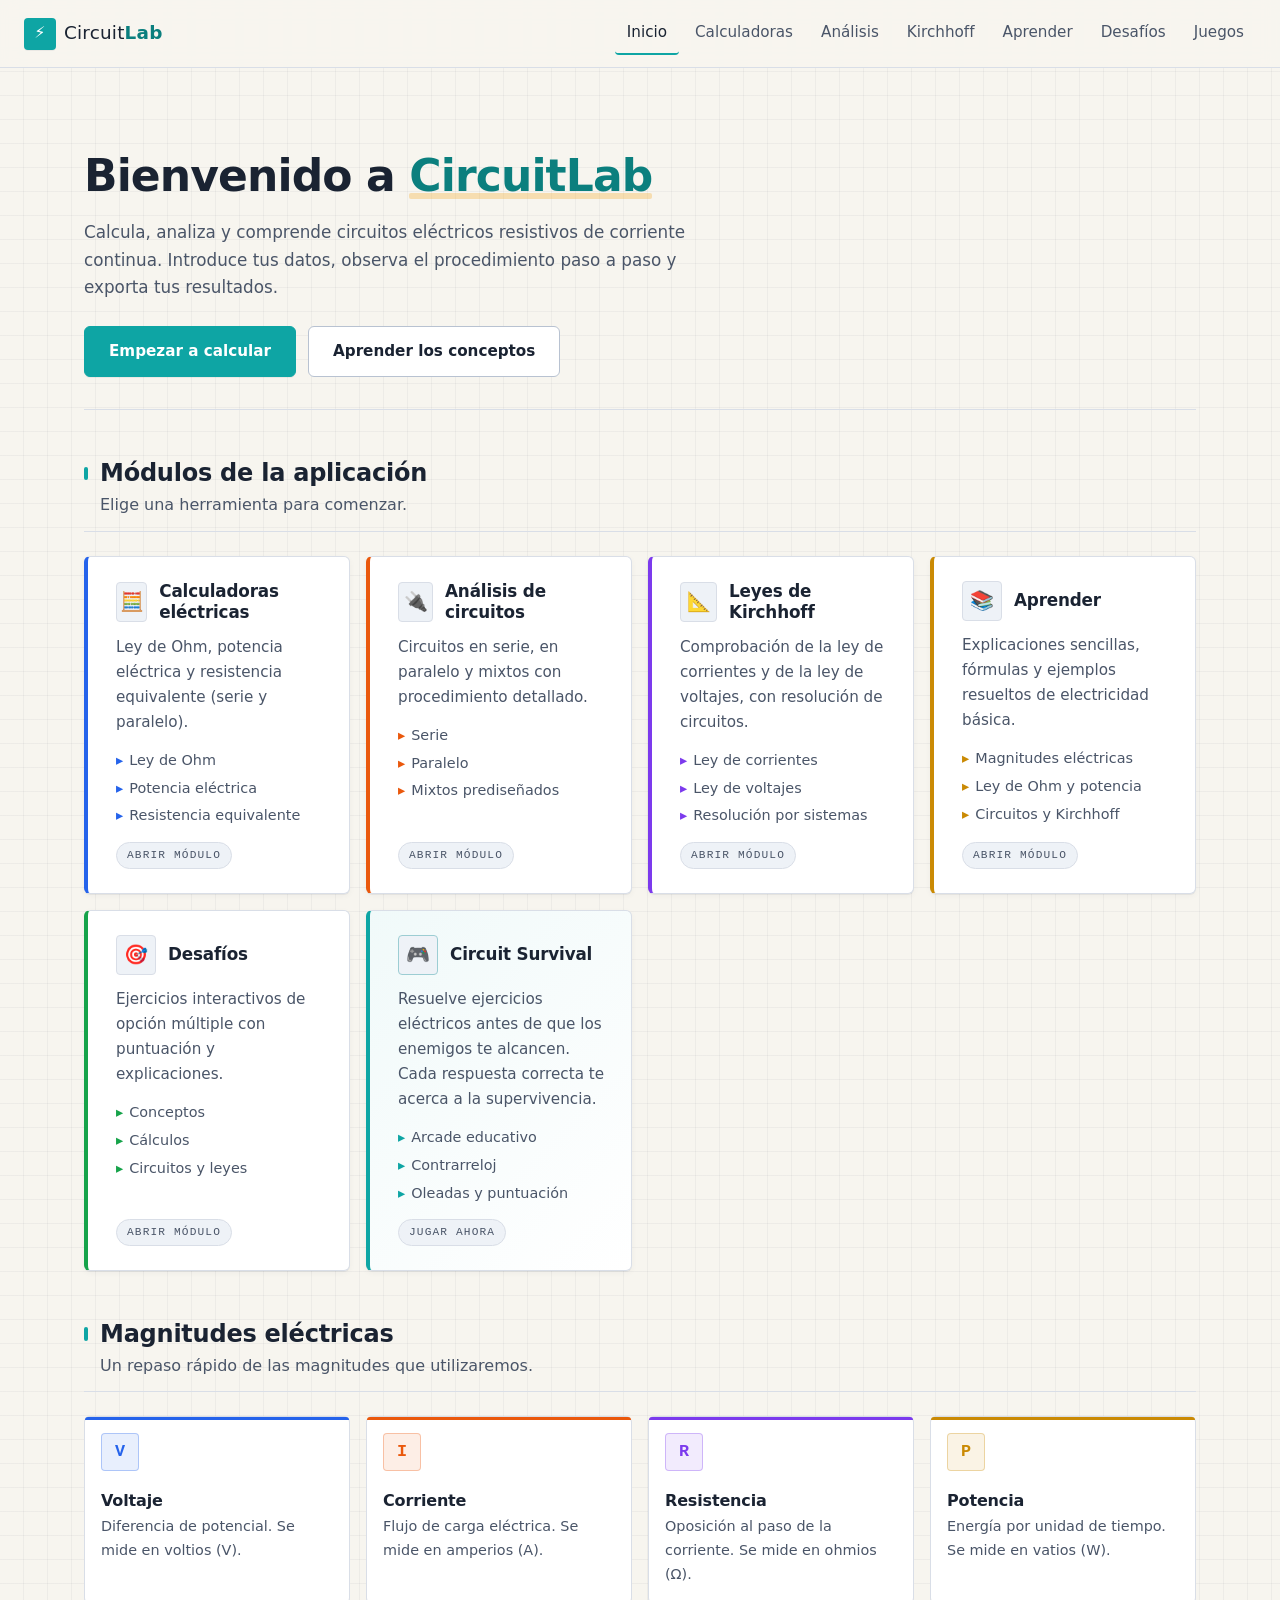
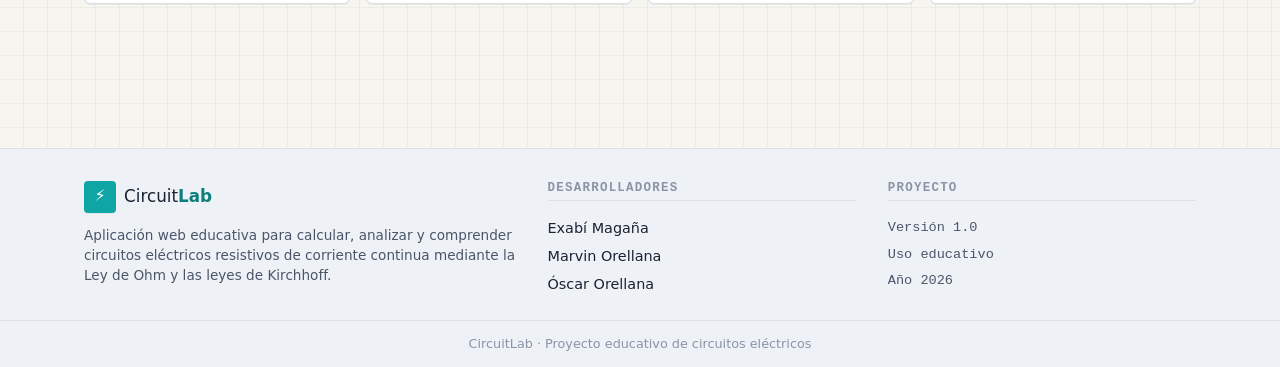
<file: index.html>
<!DOCTYPE html>
<html lang="es">
<head>
  <meta charset="UTF-8" />
  <meta name="viewport" content="width=device-width, initial-scale=1.0" />
  <title>CircuitLab </title>
  <meta name="description" content="Aplicación web educativa para calcular y analizar circuitos eléctricos mediante la Ley de Ohm y las leyes de Kirchhoff." />
  <link rel="stylesheet" href="css/styles.css" />
</head>
<body>

  <header class="app-header">
    <div class="app-header__brand">
      <a class="brand-link" href="index.html">
        <span class="logo-mark" aria-hidden="true">⚡</span>
        <span class="logo-text">Circuit<strong>Lab</strong></span>
      </a>
    </div>

    <button class="nav-toggle" id="navToggle" aria-label="Abrir menú de navegación" aria-expanded="false">
      <span></span><span></span><span></span>
    </button>

    <nav class="app-nav" id="appNav" aria-label="Navegación principal">
      <ul>
        <li><a href="index.html" data-page="inicio">Inicio</a></li>
        <li><a href="pages/calculadoras.html" data-page="calculadoras">Calculadoras</a></li>
        <li><a href="pages/analisis.html" data-page="analisis">Análisis</a></li>
        <li><a href="pages/kirchhoff.html" data-page="kirchhoff">Kirchhoff</a></li>
        <li><a href="pages/aprender.html" data-page="aprender">Aprender</a></li>
        <li><a href="pages/desafios.html" data-page="desafios">Desafíos</a></li>
        <li><a href="pages/juegos.html" data-page="desafios">Juegos</a></li>
      </ul>
      </ul>
    </nav>
  </header>

  <main class="app-main">

    <section id="inicio" class="section section--hero">
      
      <h1 class="hero__title">Bienvenido a <span class="accent">CircuitLab</span></h1>
      <p class="hero__subtitle">
        Calcula, analiza y comprende circuitos eléctricos resistivos de corriente continua.
        Introduce tus datos, observa el procedimiento paso a paso y exporta tus resultados.
      </p>

      <div class="hero__actions">
        <a href="pages/calculadoras.html" class="btn btn--primary">Empezar a calcular</a>
        <a href="pages/aprender.html" class="btn btn--ghost">Aprender los conceptos</a>
      </div>
    </section>

    <section class="section">
      <header class="section__header">
        <h2 class="section__title">Módulos de la aplicación</h2>
        <p class="section__lead">Elige una herramienta para comenzar.</p>
      </header>

      <div class="card-grid">

        <a class="card card--voltage" href="pages/calculadoras.html">
          <header class="card__header">
            <span class="card__icon" aria-hidden="true">🧮</span>
            <h3 class="card__title">Calculadoras eléctricas</h3>
          </header>
          <p class="card__desc">
            Ley de Ohm, potencia eléctrica y resistencia equivalente (serie y paralelo).
          </p>
          <ul class="card__list">
            <li>Ley de Ohm</li>
            <li>Potencia eléctrica</li>
            <li>Resistencia equivalente</li>
          </ul>
          <span class="card__badge">Abrir módulo</span>
        </a>

        <a class="card card--current" href="pages/analisis.html">
          <header class="card__header">
            <span class="card__icon" aria-hidden="true">🔌</span>
            <h3 class="card__title">Análisis de circuitos</h3>
          </header>
          <p class="card__desc">
            Circuitos en serie, en paralelo y mixtos con procedimiento detallado.
          </p>
          <ul class="card__list">
            <li>Serie</li>
            <li>Paralelo</li>
            <li>Mixtos prediseñados</li>
          </ul>
          <span class="card__badge">Abrir módulo</span>
        </a>

        <a class="card card--resistance" href="pages/kirchhoff.html">
          <header class="card__header">
            <span class="card__icon" aria-hidden="true">📐</span>
            <h3 class="card__title">Leyes de Kirchhoff</h3>
          </header>
          <p class="card__desc">
            Comprobación de la ley de corrientes y de la ley de voltajes, con resolución de circuitos.
          </p>
          <ul class="card__list">
            <li>Ley de corrientes</li>
            <li>Ley de voltajes</li>
            <li>Resolución por sistemas</li>
          </ul>
          <span class="card__badge">Abrir módulo</span>
        </a>

        <a class="card card--power" href="pages/aprender.html">
          <header class="card__header">
            <span class="card__icon" aria-hidden="true">📚</span>
            <h3 class="card__title">Aprender</h3>
          </header>
          <p class="card__desc">
            Explicaciones sencillas, fórmulas y ejemplos resueltos de electricidad básica.
          </p>
          <ul class="card__list">
            <li>Magnitudes eléctricas</li>
            <li>Ley de Ohm y potencia</li>
            <li>Circuitos y Kirchhoff</li>
          </ul>
          <span class="card__badge">Abrir módulo</span>
        </a>

        <a class="card card--success" href="pages/desafios.html">
          <header class="card__header">
            <span class="card__icon" aria-hidden="true">🎯</span>
            <h3 class="card__title">Desafíos</h3>
          </header>
          <p class="card__desc">
            Ejercicios interactivos de opción múltiple con puntuación y explicaciones.
          </p>
          <ul class="card__list">
            <li>Conceptos</li>
            <li>Cálculos</li>
            <li>Circuitos y leyes</li>
          </ul>
          <span class="card__badge">Abrir módulo</span>
        </a>

        <a class="card card--game" href="pages/juegos.html">
          <header class="card__header">
            <span class="card__icon" aria-hidden="true">🎮</span>
            <h3 class="card__title">Circuit Survival</h3>
          </header>
          <p class="card__desc">
            Resuelve ejercicios eléctricos antes de que los enemigos te alcancen.
            Cada respuesta correcta te acerca a la supervivencia.
          </p>
          <ul class="card__list">
            <li>Arcade educativo</li>
            <li>Contrarreloj</li>
            <li>Oleadas y puntuación</li>
          </ul>
          <span class="card__badge">Jugar ahora</span>
        </a>

      </div>
    </section>

    <section class="section">
      <header class="section__header">
        <h2 class="section__title">Magnitudes eléctricas</h2>
        <p class="section__lead">Un repaso rápido de las magnitudes que utilizaremos.</p>
      </header>

      <div class="magnitude-grid">
        <div class="magnitude magnitude--voltage">
          <span class="magnitude__symbol" aria-hidden="true">V</span>
          <h4 class="magnitude__title">Voltaje</h4>
          <p class="magnitude__desc">Diferencia de potencial. Se mide en voltios (V).</p>
        </div>
        <div class="magnitude magnitude--current">
          <span class="magnitude__symbol" aria-hidden="true">I</span>
          <h4 class="magnitude__title">Corriente</h4>
          <p class="magnitude__desc">Flujo de carga eléctrica. Se mide en amperios (A).</p>
        </div>
        <div class="magnitude magnitude--resistance">
          <span class="magnitude__symbol" aria-hidden="true">R</span>
          <h4 class="magnitude__title">Resistencia</h4>
          <p class="magnitude__desc">Oposición al paso de la corriente. Se mide en ohmios (Ω).</p>
        </div>
        <div class="magnitude magnitude--power">
          <span class="magnitude__symbol" aria-hidden="true">P</span>
          <h4 class="magnitude__title">Potencia</h4>
          <p class="magnitude__desc">Energía por unidad de tiempo. Se mide en vatios (W).</p>
        </div>
      </div>
    </section>
  </main>

  <footer class="app-footer">
    <div class="app-footer__inner">

      <div class="app-footer__col">
        <div class="app-footer__brand">
          <span class="logo-mark" aria-hidden="true">⚡</span>
          <span class="logo-text">Circuit<strong>Lab</strong></span>
        </div>
        <p class="app-footer__desc">
          Aplicación web educativa para calcular, analizar y comprender circuitos
          eléctricos resistivos de corriente continua mediante la Ley de Ohm
          y las leyes de Kirchhoff.
        </p>
      </div>

      <div class="app-footer__col">
        <h3 class="app-footer__title">Desarrolladores</h3>
        <ul class="app-footer__list">
          <li>
            <span class="app-footer__name">Exabí Magaña</span>
          </li>
          <li>
            <span class="app-footer__name">Marvin Orellana</span>
          </li>
          <li>
            <span class="app-footer__name">Óscar Orellana</span>
          </li>
        </ul>
      </div>

      <div class="app-footer__col">
        <h3 class="app-footer__title">Proyecto</h3>
        <ul class="app-footer__list">
          <li><span class="app-footer__meta">Versión 1.0</span></li>
          <li><span class="app-footer__meta">Uso educativo</span></li>
          <li><span class="app-footer__meta">Año <span id="footer-anio"></span></span></li>
        </ul>
      </div>

    </div>

    <div class="app-footer__bottom">
      <p>CircuitLab · Proyecto educativo de circuitos eléctricos</p>
    </div>
  </footer>

  <script>
    const anioEl = document.getElementById("footer-anio");
    if (anioEl) anioEl.textContent = new Date().getFullYear();
  </script>

  <script src="js/main.js"></script>

  <script src="js/calculos.js"></script>
</body>
</body>
</html>
</file>
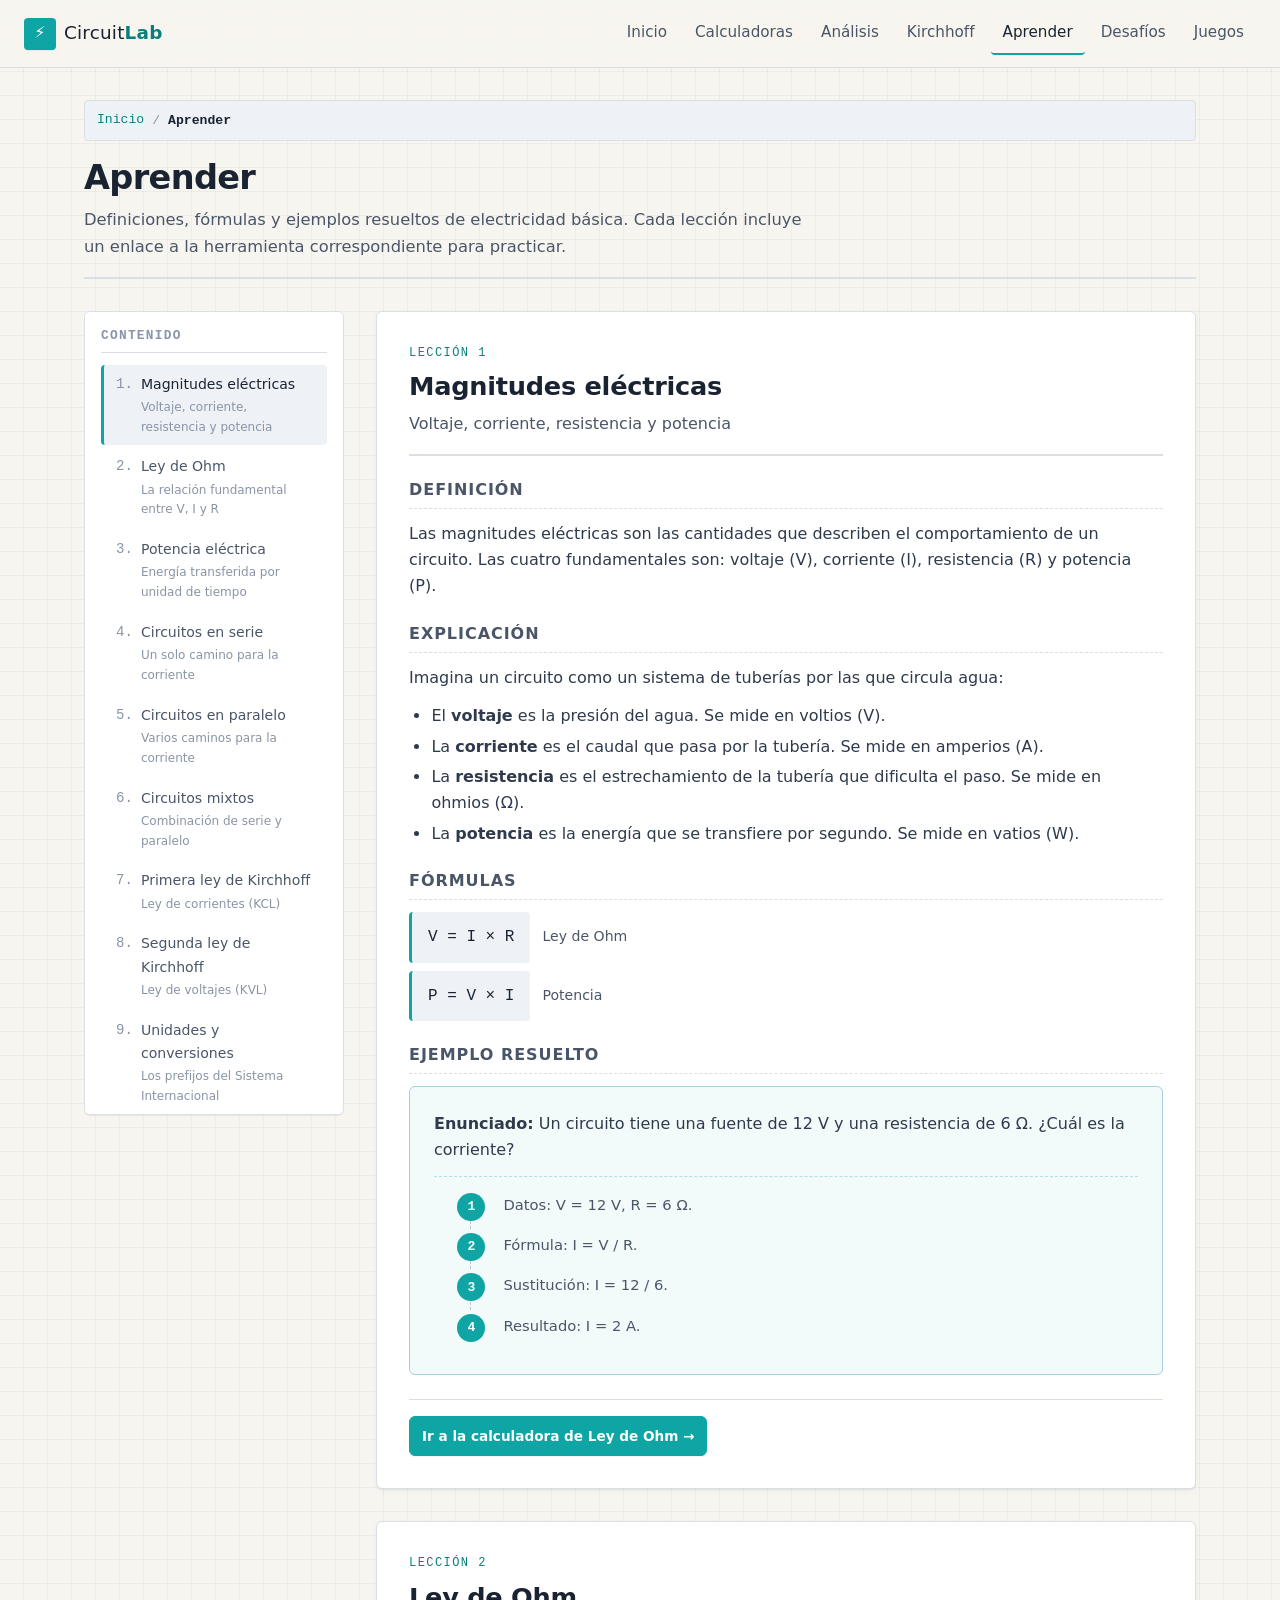
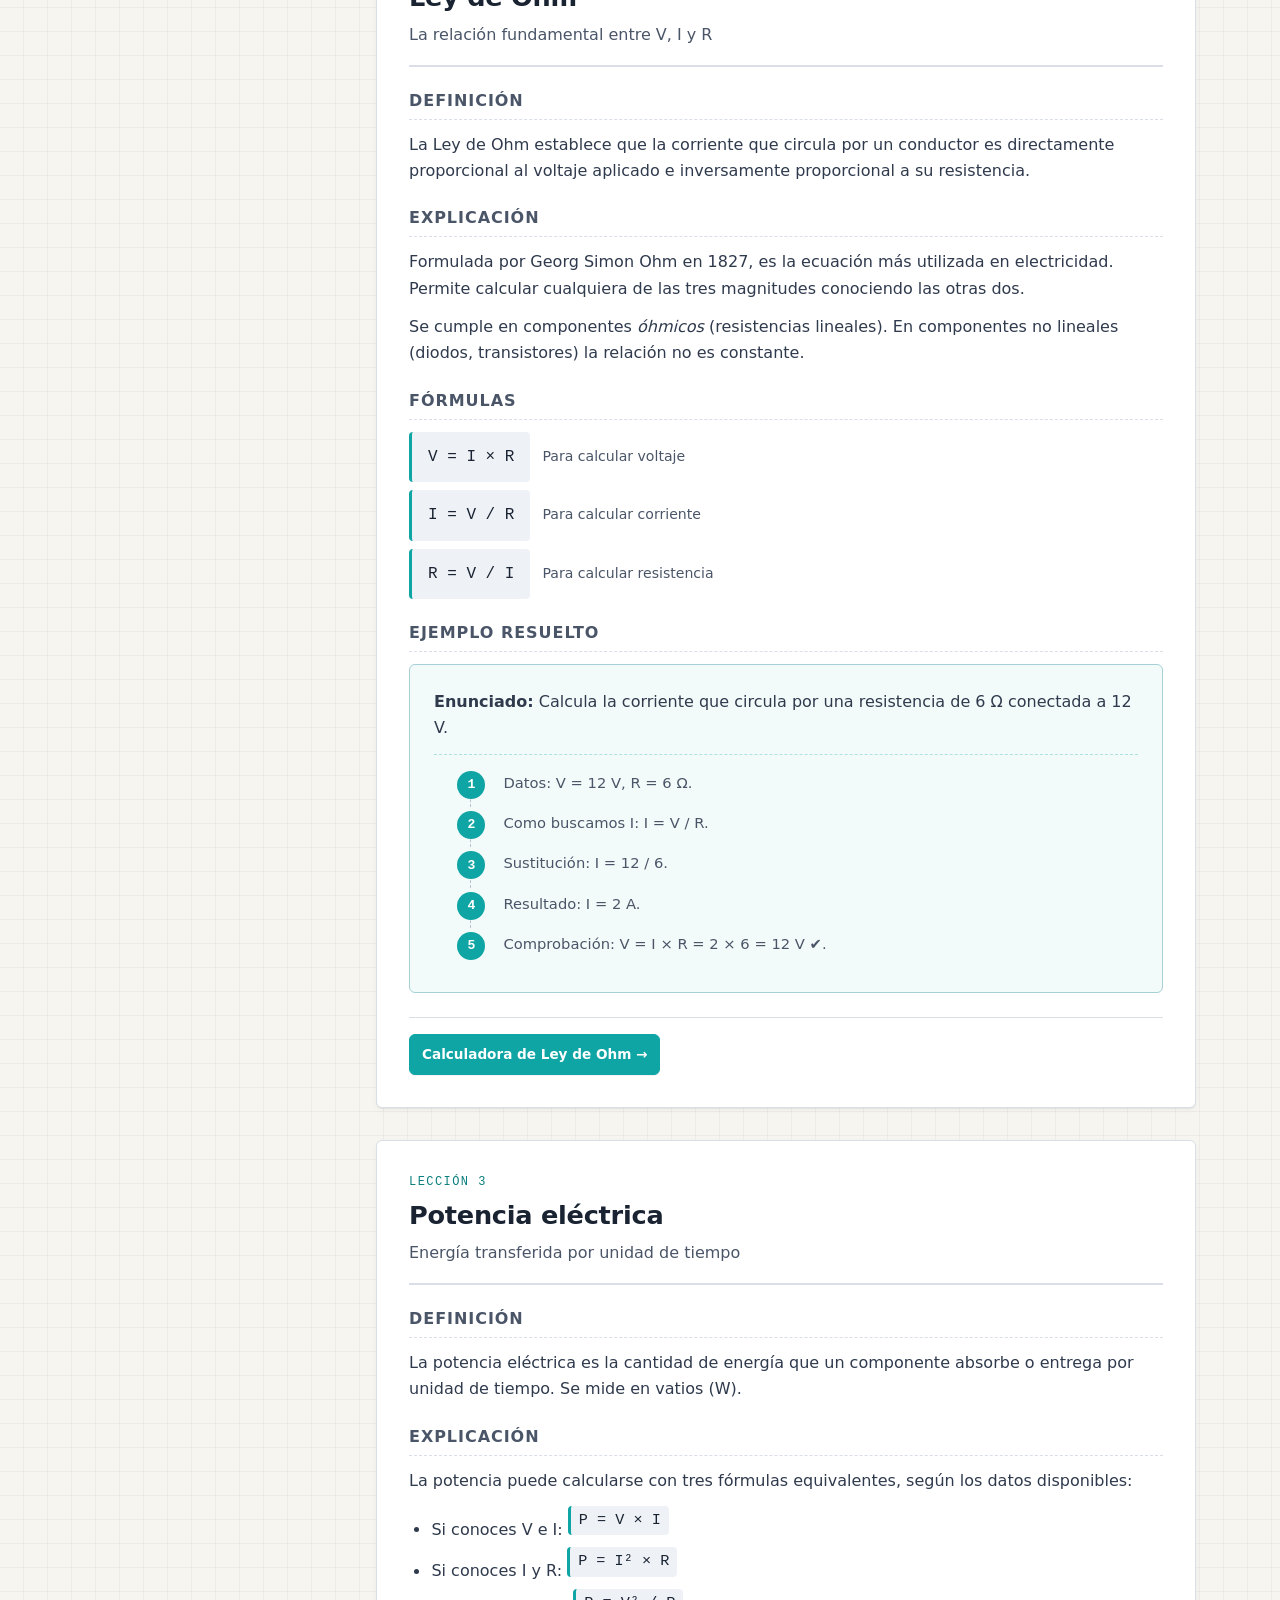
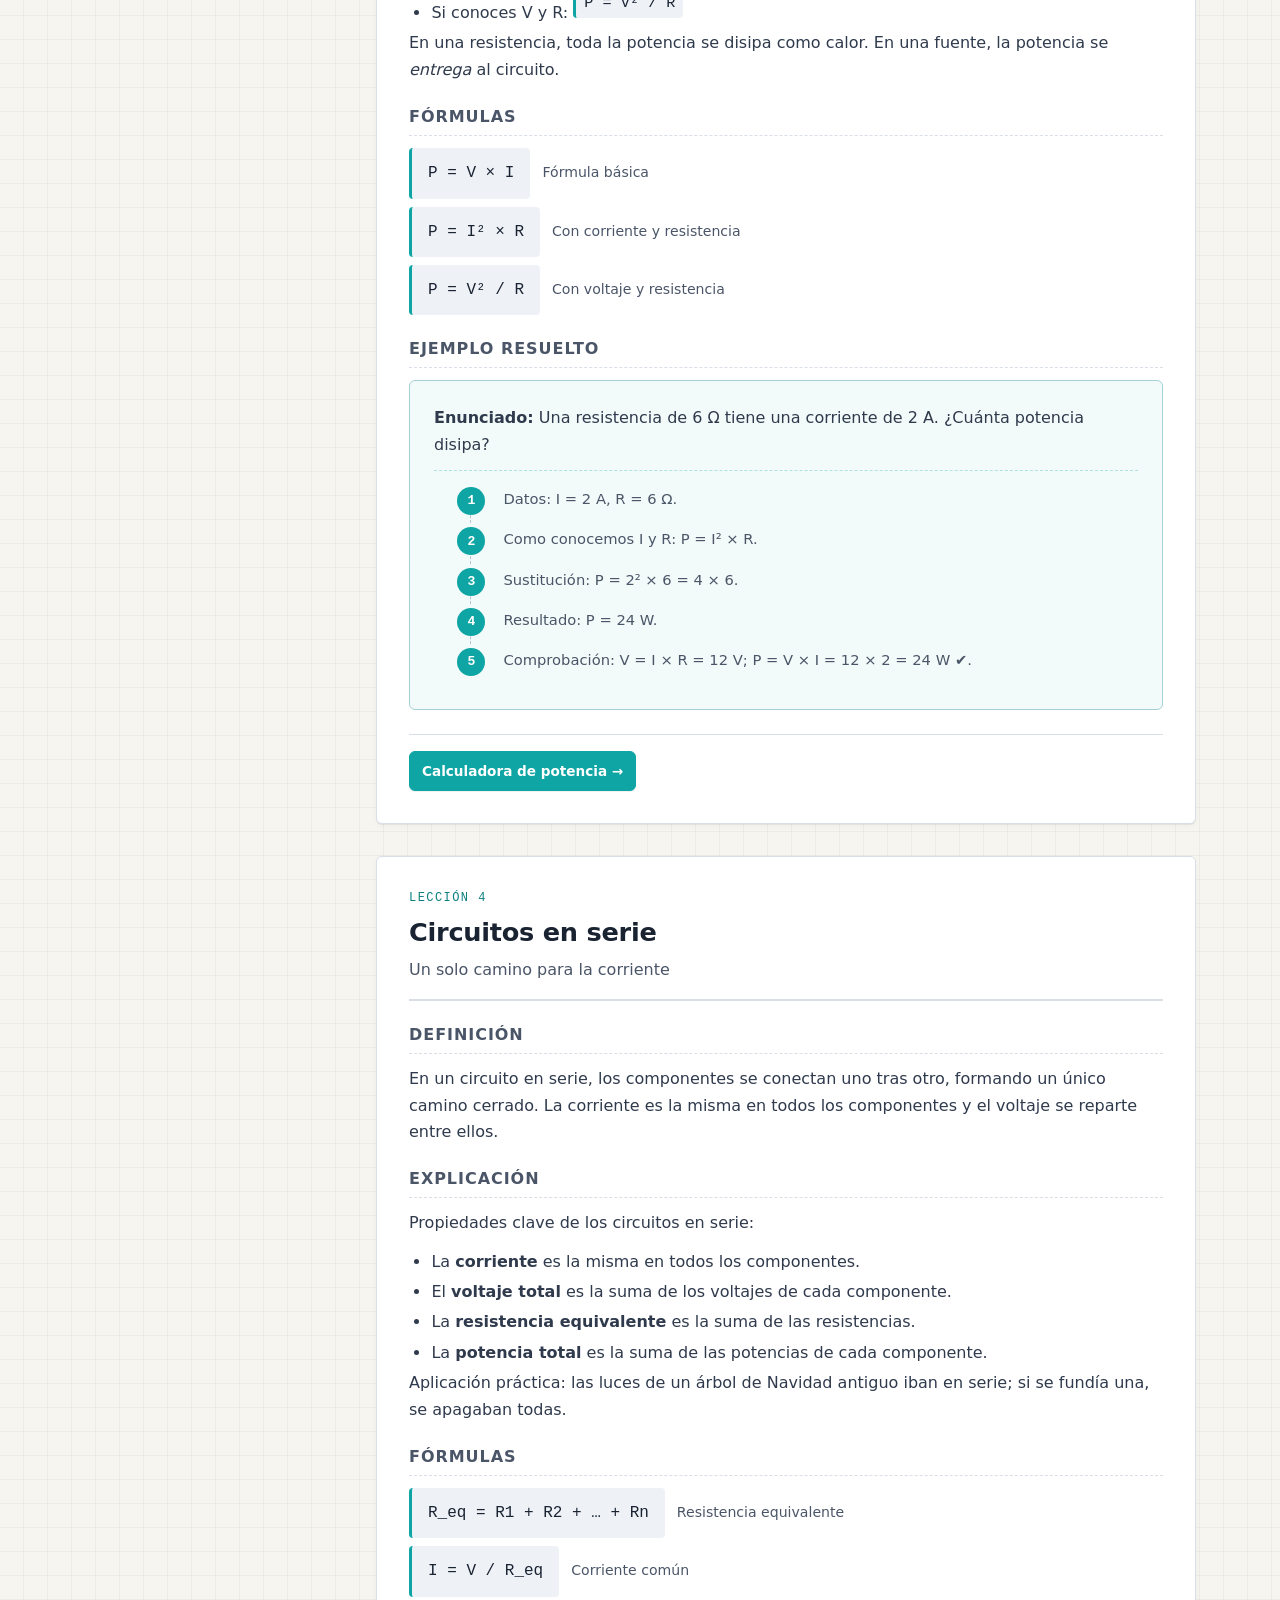
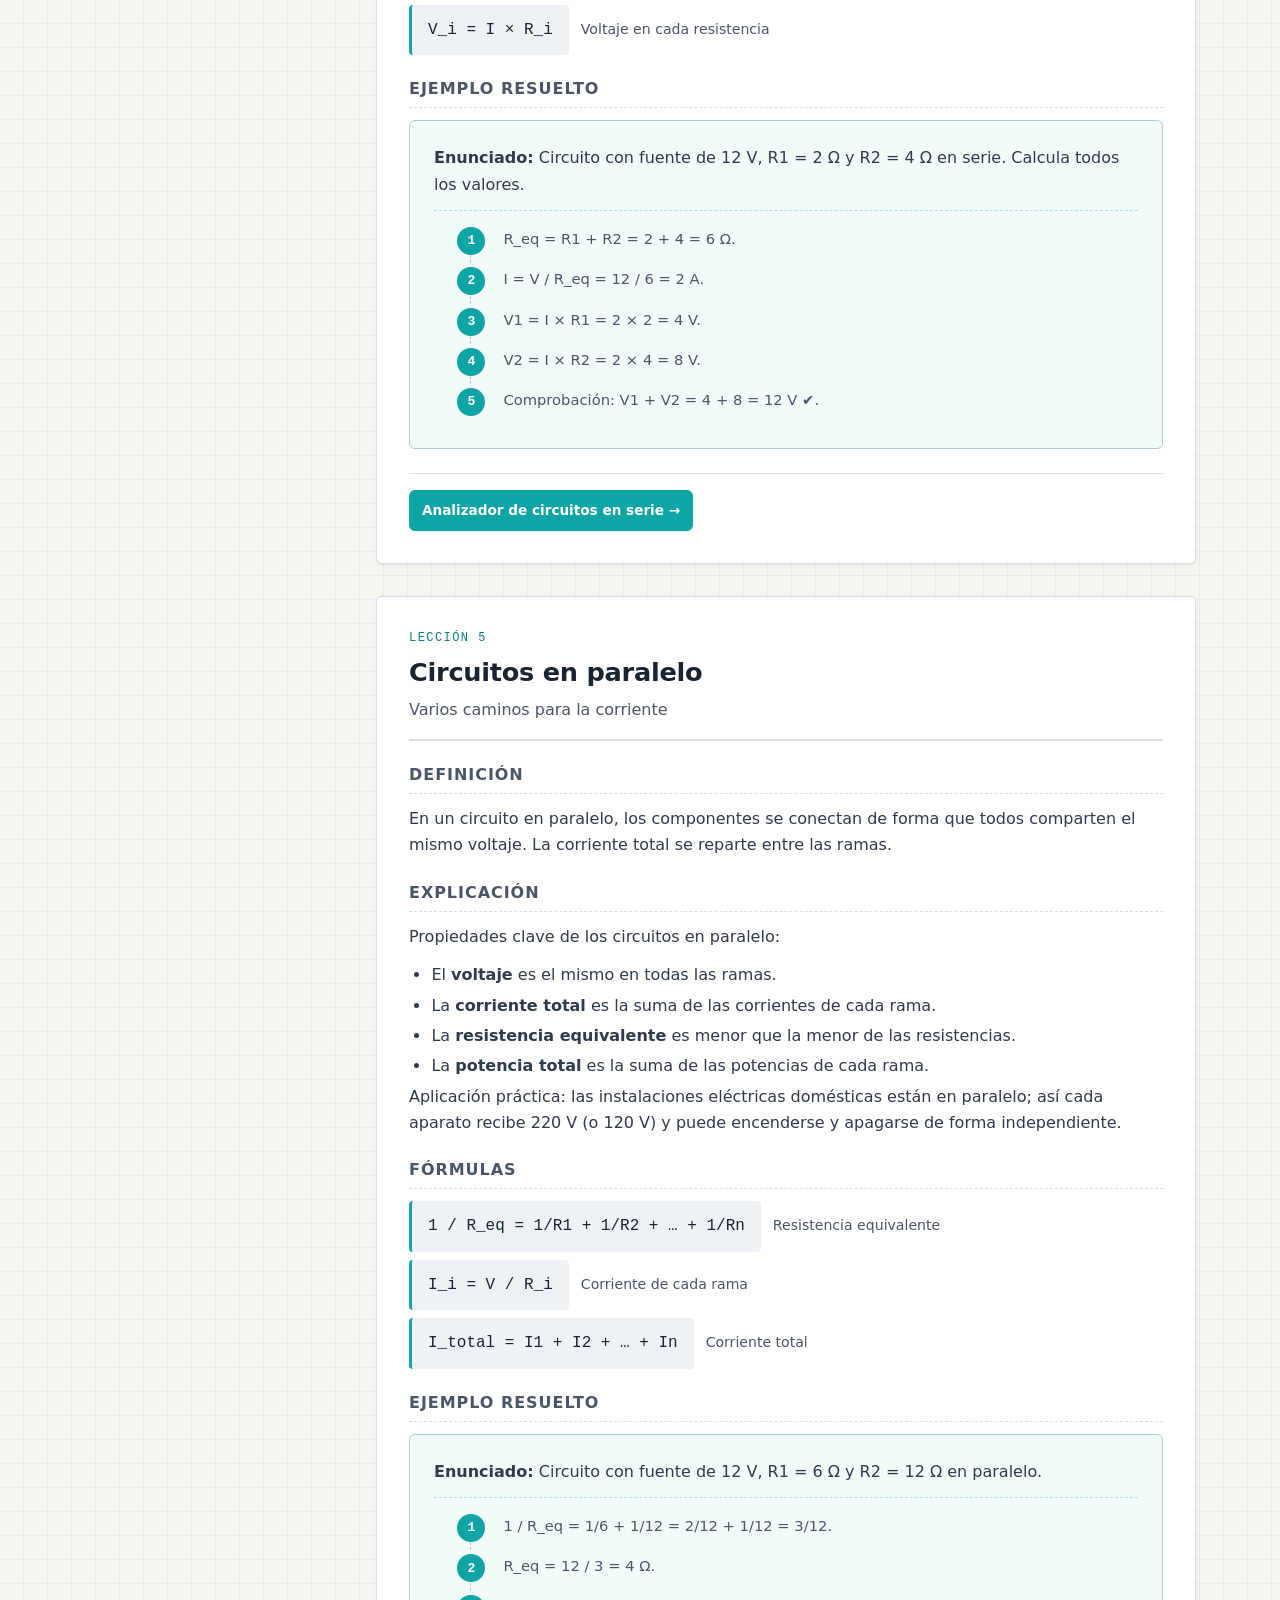
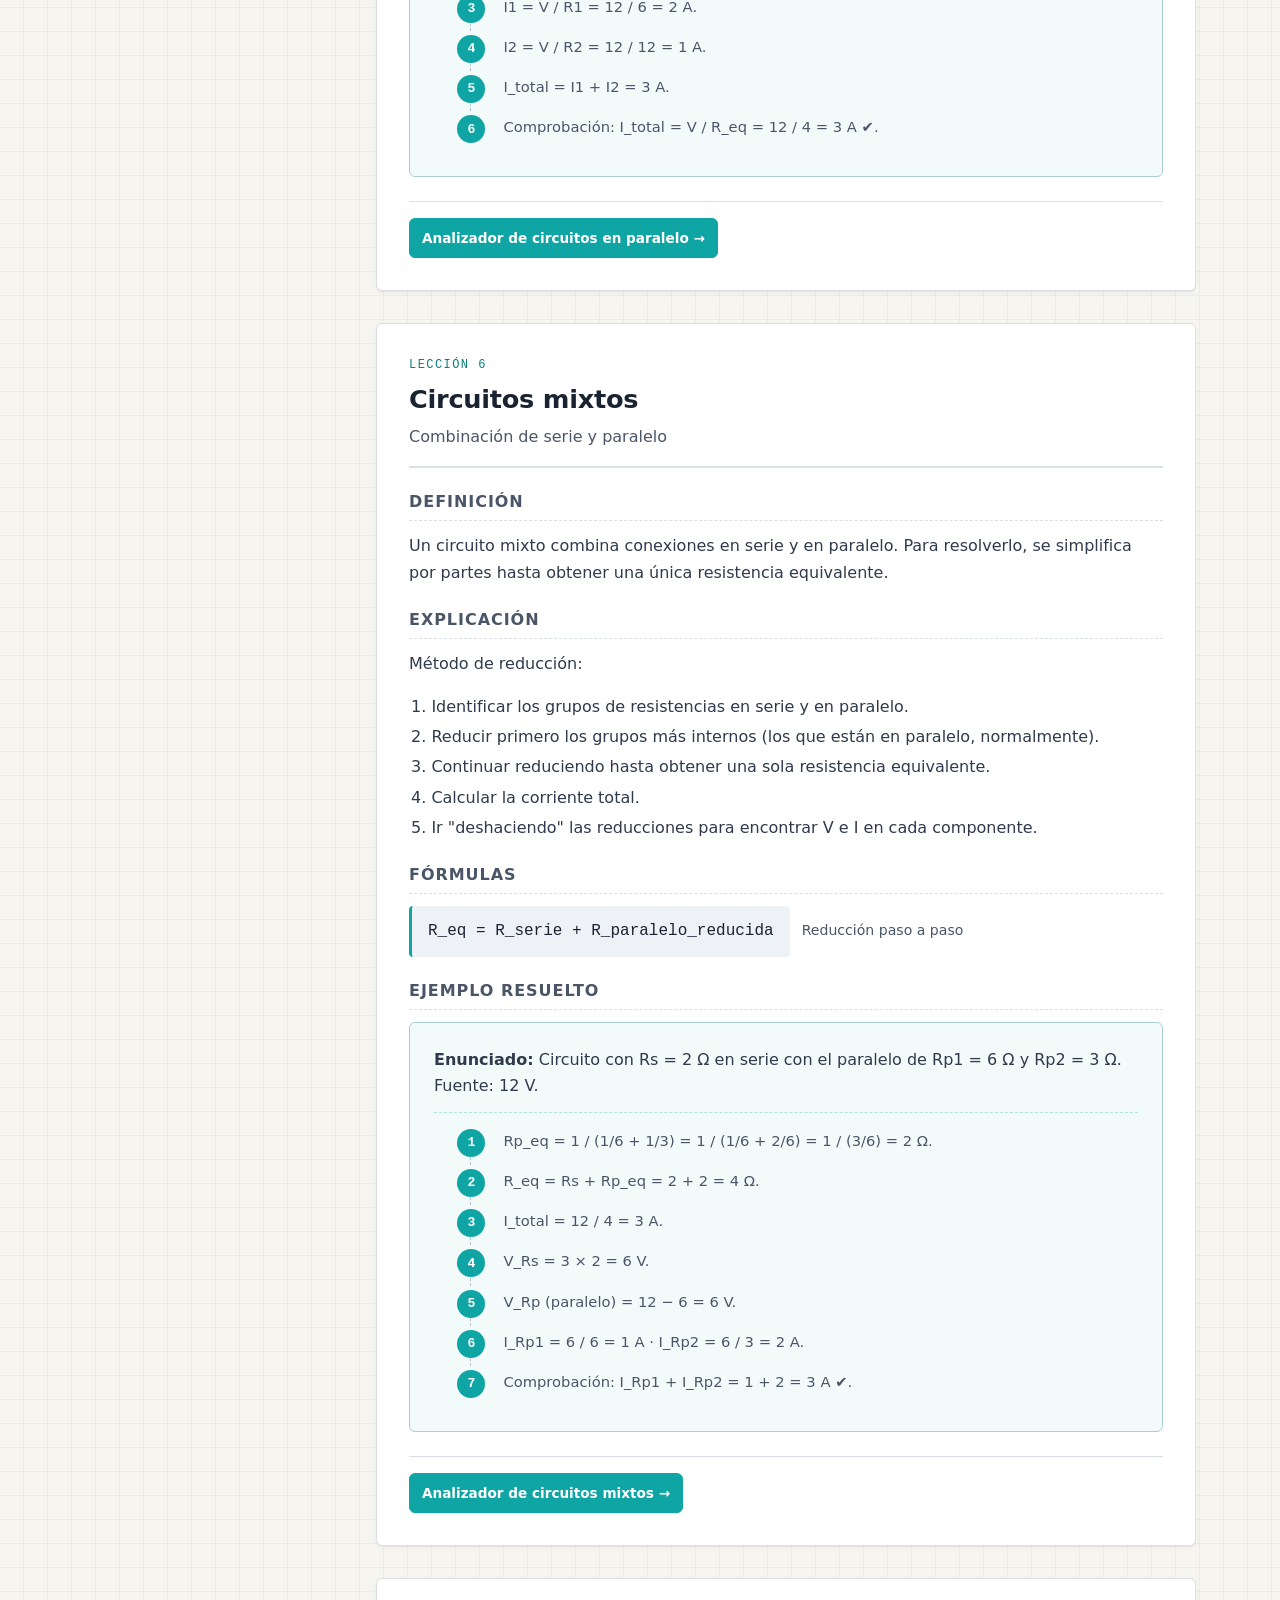
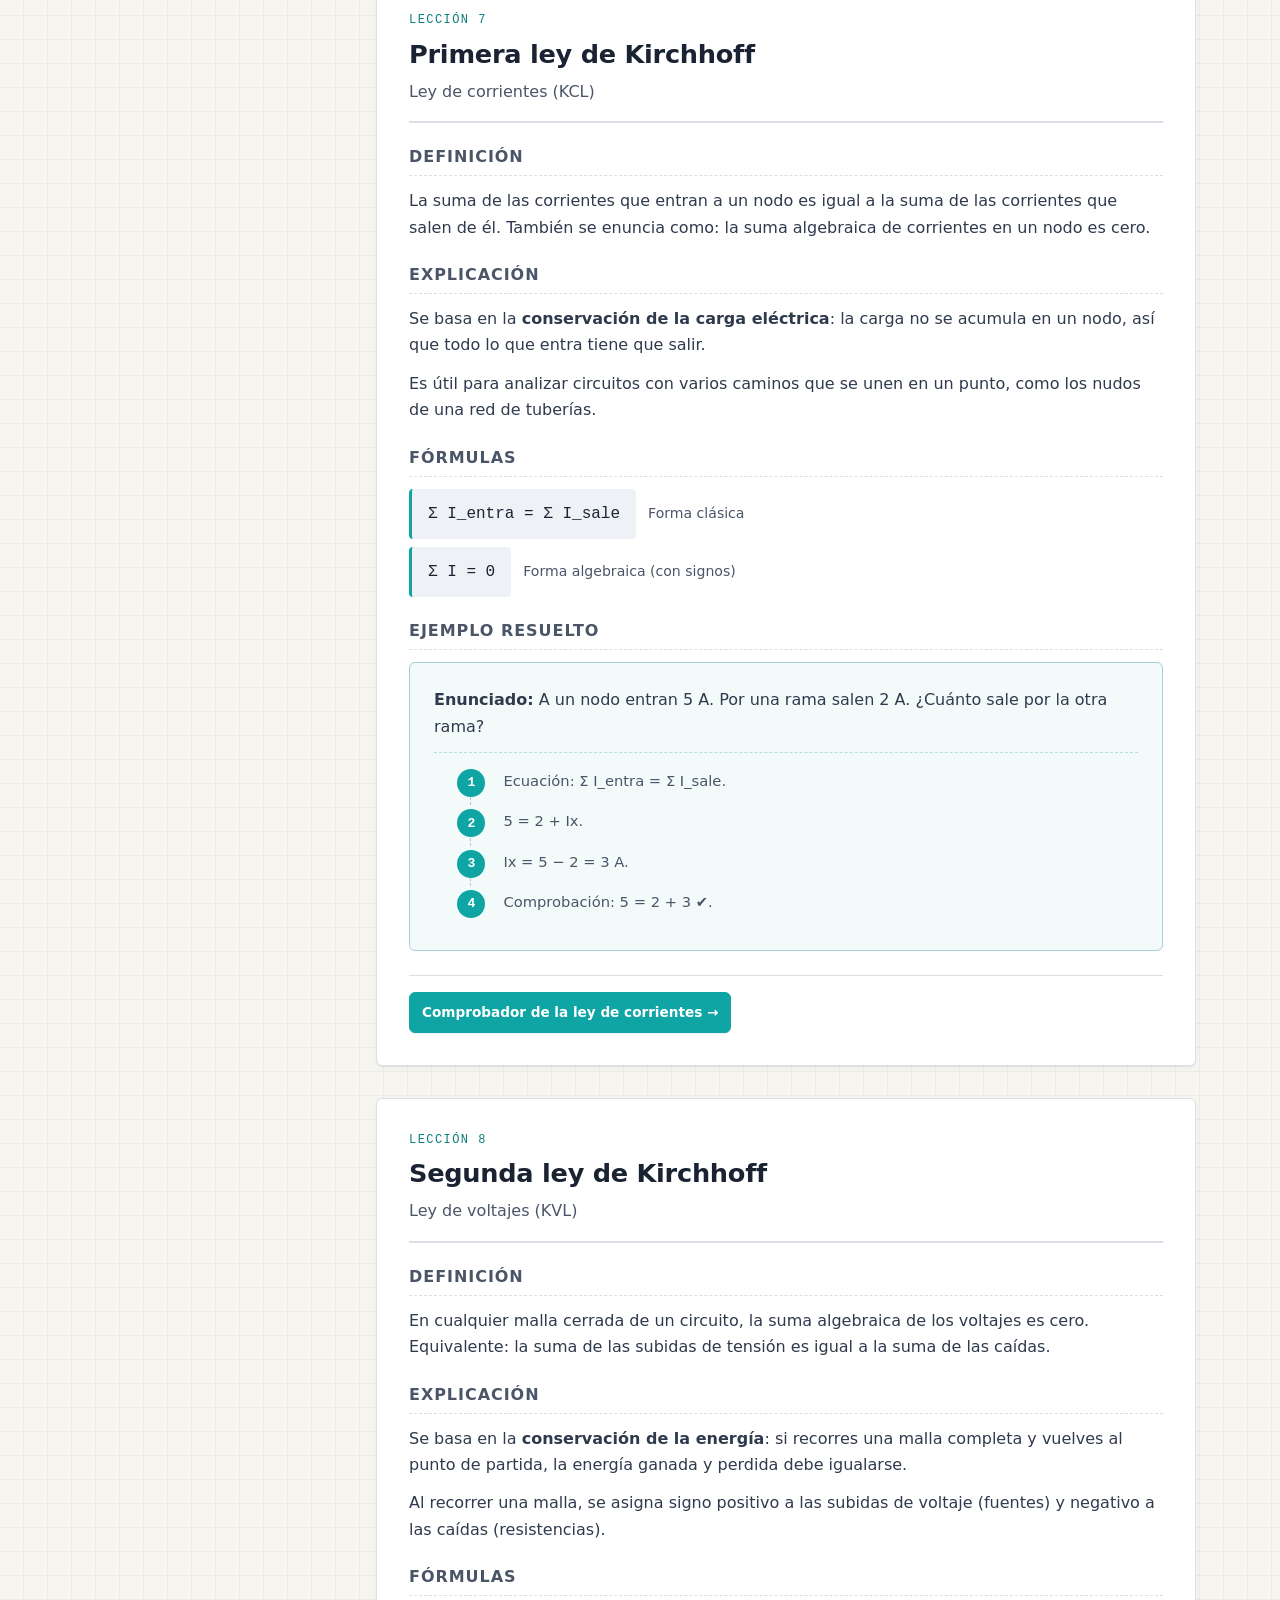
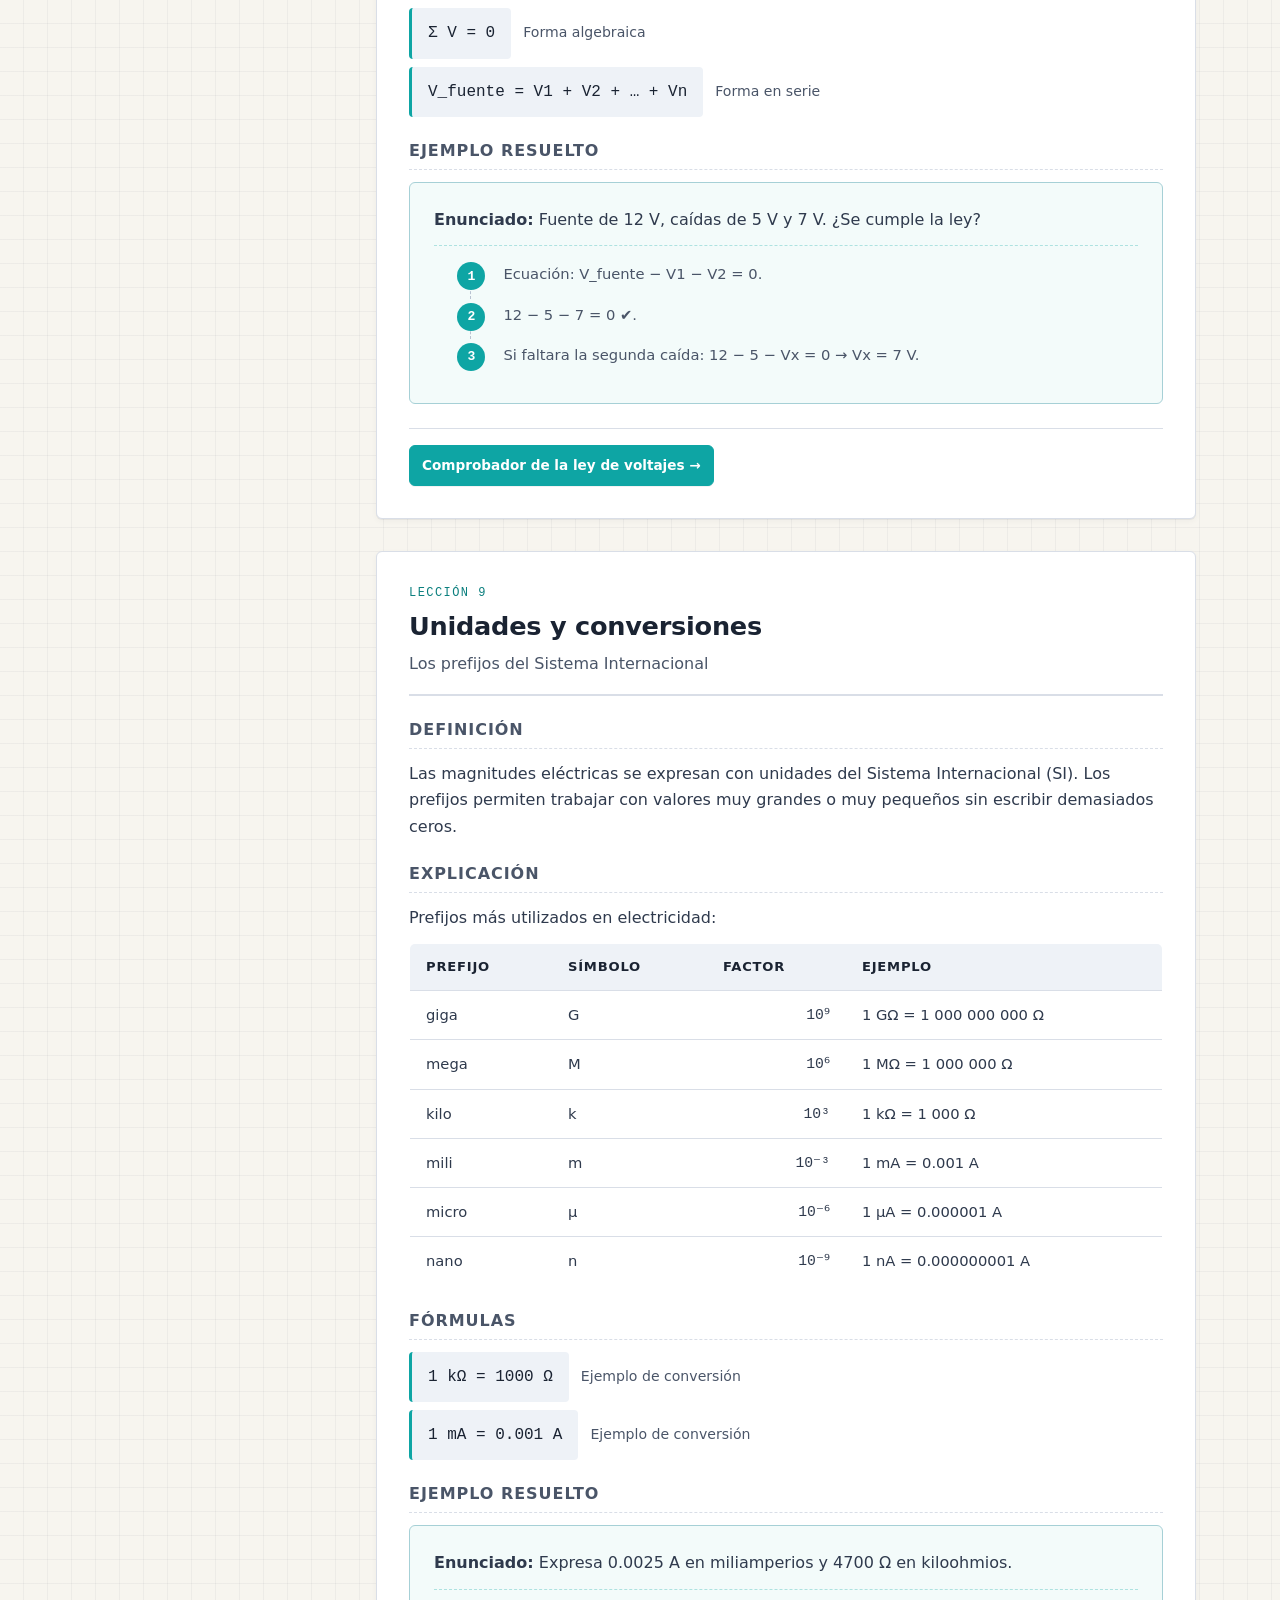
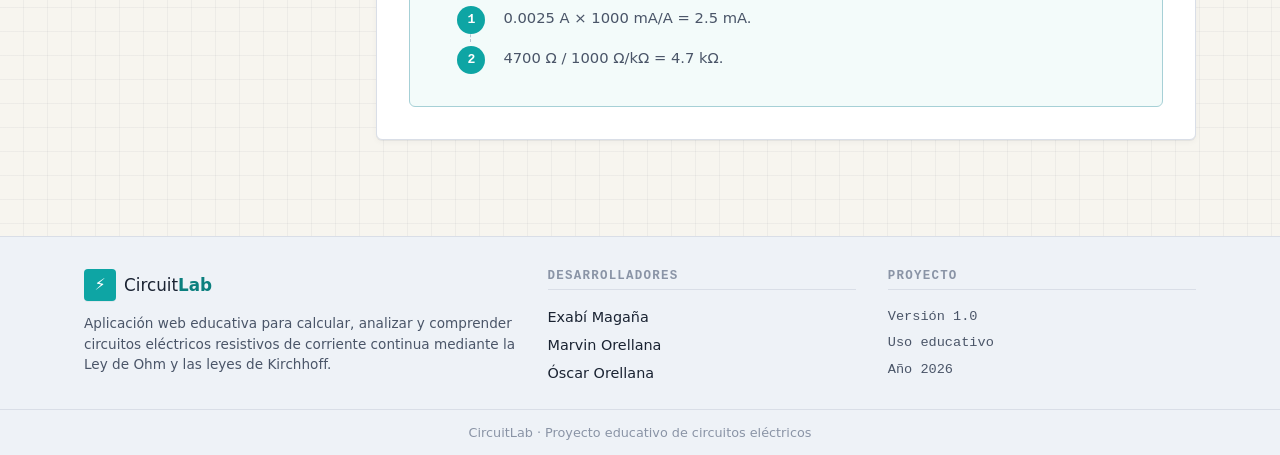
<file: pages/aprender.html>
<!DOCTYPE html>
<html lang="es">
<head>
  <meta charset="UTF-8" />
  <meta name="viewport" content="width=device-width, initial-scale=1.0" />
  <title>Aprender — CircuitLab</title>
  <meta name="description" content="Lecciones y ejemplos resueltos de electricidad básica." />
  <link rel="stylesheet" href="../css/styles.css" />
</head>
<body>

  <header class="app-header">
    <div class="app-header__brand">
      <a class="brand-link" href="../index.html">
        <span class="logo-mark" aria-hidden="true">⚡</span>
        <span class="logo-text">Circuit<strong>Lab</strong></span>
      </a>
    </div>

    <button class="nav-toggle" id="navToggle" aria-label="Abrir menú de navegación" aria-expanded="false">
      <span></span><span></span><span></span>
    </button>

    <nav class="app-nav" id="appNav" aria-label="Navegación principal">
      <ul>
        <li><a href="../index.html" data-page="inicio">Inicio</a></li>
        <li><a href="calculadoras.html" data-page="calculadoras">Calculadoras</a></li>
        <li><a href="analisis.html" data-page="analisis">Análisis</a></li>
        <li><a href="kirchhoff.html" data-page="kirchhoff">Kirchhoff</a></li>
        <li><a href="aprender.html" data-page="aprender">Aprender</a></li>
        <li><a href="desafios.html" data-page="desafios">Desafíos</a></li>
        <li><a href="juegos.html" data-page="juegos">Juegos</a></li>
      </ul>
    </nav>
  </header>

  <main class="app-main">

    <nav class="breadcrumb" aria-label="Ruta de navegación">
      <a href="../index.html">Inicio</a>
      <span class="breadcrumb__sep" aria-hidden="true">/</span>
      <span class="breadcrumb__current">Aprender</span>
    </nav>

    <header class="page-header">
      <h1 class="page-header__title">Aprender</h1>
      <p class="page-header__lead">
        Definiciones, fórmulas y ejemplos resueltos de electricidad básica.
        Cada lección incluye un enlace a la herramienta correspondiente para practicar.
      </p>
    </header>

    <div class="lesson-layout">

      <!-- Índice lateral -->
      <aside class="lesson-nav" aria-label="Índice de lecciones">
        <h2 class="lesson-nav__title">Contenido</h2>
        <ol class="lesson-nav__list" id="lesson-nav-list">
          <!-- Se rellena dinámicamente desde aprender.js -->
        </ol>
      </aside>

      <!-- Lecciones -->
      <div class="lesson-content" id="lesson-content">
        <!-- Se rellena dinámicamente desde aprender.js -->
      </div>

    </div>

  </main>

  <footer class="app-footer">
    <div class="app-footer__inner">

      <div class="app-footer__col">
        <div class="app-footer__brand">
          <span class="logo-mark" aria-hidden="true">⚡</span>
          <span class="logo-text">Circuit<strong>Lab</strong></span>
        </div>
        <p class="app-footer__desc">
          Aplicación web educativa para calcular, analizar y comprender circuitos
          eléctricos resistivos de corriente continua mediante la Ley de Ohm
          y las leyes de Kirchhoff.
        </p>
      </div>

      <div class="app-footer__col">
        <h3 class="app-footer__title">Desarrolladores</h3>
        <ul class="app-footer__list">
          <li>
            <span class="app-footer__name">Exabí Magaña</span>
          </li>
          <li>
            <span class="app-footer__name">Marvin Orellana</span>
          </li>
          <li>
            <span class="app-footer__name">Óscar Orellana</span>
          </li>
        </ul>
      </div>

      <div class="app-footer__col">
        <h3 class="app-footer__title">Proyecto</h3>
        <ul class="app-footer__list">
          <li><span class="app-footer__meta">Versión 1.0</span></li>
          <li><span class="app-footer__meta">Uso educativo</span></li>
          <li><span class="app-footer__meta">Año <span class="footer-anio"></span></span></li>
        </ul>
      </div>

    </div>

    <div class="app-footer__bottom">
      <p>CircuitLab · Proyecto educativo de circuitos eléctricos</p>
    </div>
  </footer>

  <script src="../js/main.js"></script>
  <script src="../js/lecciones.js"></script>
  <script src="../js/aprender.js"></script>
</body>
</html>
</file>
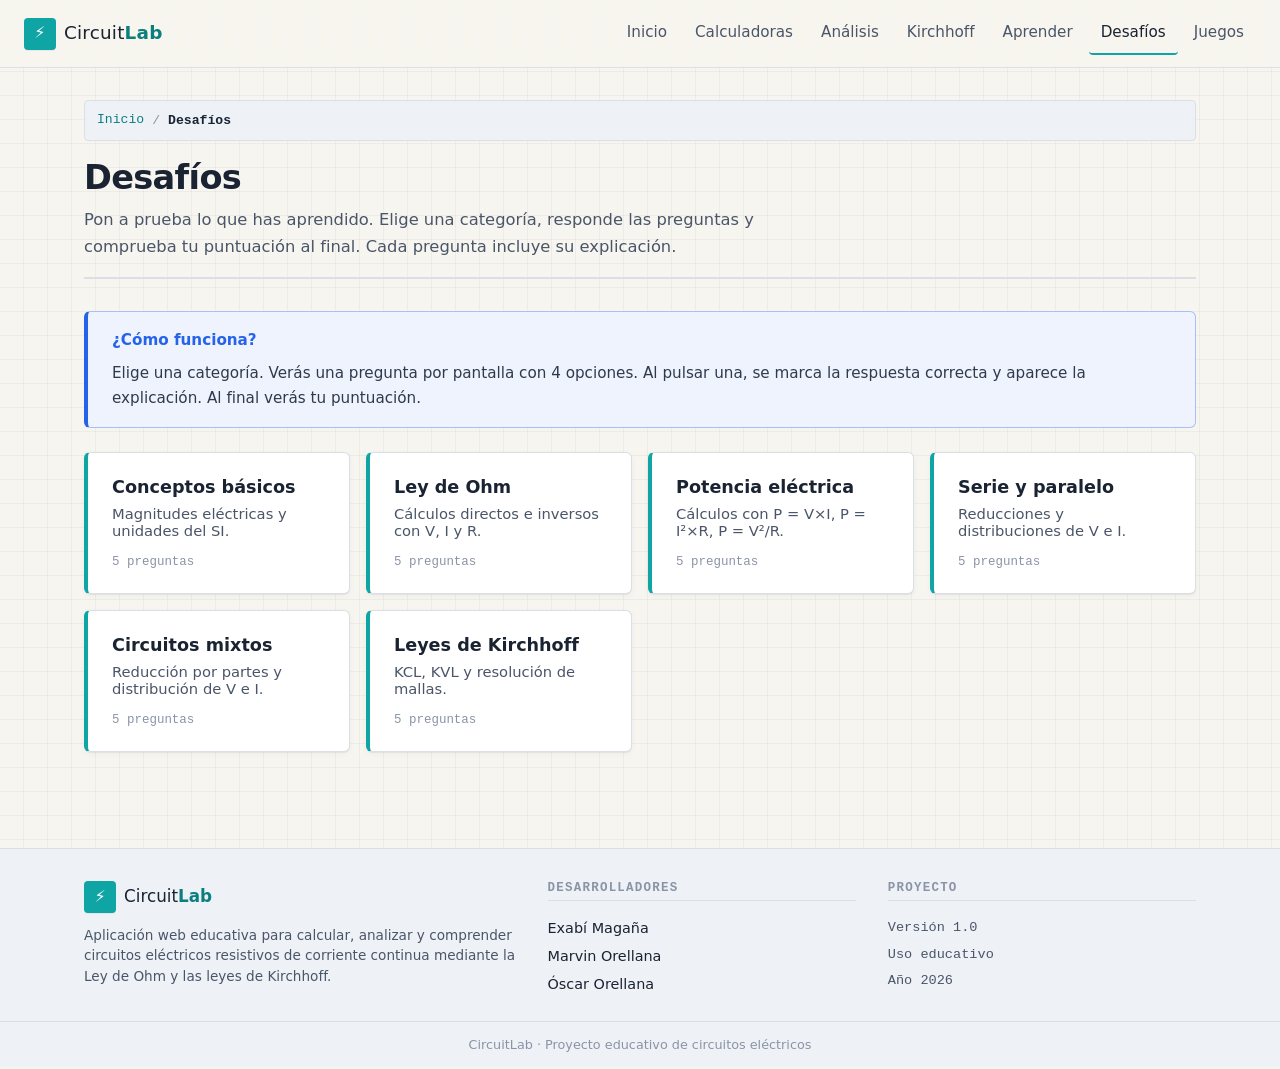
<file: pages/desafios.html>
<!DOCTYPE html>
<html lang="es">
<head>
  <meta charset="UTF-8" />
  <meta name="viewport" content="width=device-width, initial-scale=1.0" />
  <title>Desafíos — CircuitLab</title>
  <meta name="description" content="Ejercicios interactivos de electricidad, Ley de Ohm, circuitos y Kirchhoff." />
  <link rel="stylesheet" href="../css/styles.css" />
</head>
<body>

  <header class="app-header">
    <div class="app-header__brand">
      <a class="brand-link" href="../index.html">
        <span class="logo-mark" aria-hidden="true">⚡</span>
        <span class="logo-text">Circuit<strong>Lab</strong></span>
      </a>
    </div>

    <button class="nav-toggle" id="navToggle" aria-label="Abrir menú de navegación" aria-expanded="false">
      <span></span><span></span><span></span>
    </button>

    <nav class="app-nav" id="appNav" aria-label="Navegación principal">
      <ul>
        <li><a href="../index.html" data-page="inicio">Inicio</a></li>
        <li><a href="calculadoras.html" data-page="calculadoras">Calculadoras</a></li>
        <li><a href="analisis.html" data-page="analisis">Análisis</a></li>
        <li><a href="kirchhoff.html" data-page="kirchhoff">Kirchhoff</a></li>
        <li><a href="aprender.html" data-page="aprender">Aprender</a></li>
        <li><a href="desafios.html" data-page="desafios">Desafíos</a></li>
        <li><a href="juegos.html" data-page="juegos">Juegos</a></li>
      </ul>
    </nav>
  </header>

  <main class="app-main">

    <nav class="breadcrumb" aria-label="Ruta de navegación">
      <a href="../index.html">Inicio</a>
      <span class="breadcrumb__sep" aria-hidden="true">/</span>
      <span class="breadcrumb__current">Desafíos</span>
    </nav>

    <header class="page-header">
      <h1 class="page-header__title">Desafíos</h1>
      <p class="page-header__lead">
        Pon a prueba lo que has aprendido. Elige una categoría, responde las preguntas
        y comprueba tu puntuación al final. Cada pregunta incluye su explicación.
      </p>
    </header>

    <!-- Contenedor único donde JS pinta cada pantalla -->
    <div id="desafio-root"></div>

  </main>

  <footer class="app-footer">
    <div class="app-footer__inner">

      <div class="app-footer__col">
        <div class="app-footer__brand">
          <span class="logo-mark" aria-hidden="true">⚡</span>
          <span class="logo-text">Circuit<strong>Lab</strong></span>
        </div>
        <p class="app-footer__desc">
          Aplicación web educativa para calcular, analizar y comprender circuitos
          eléctricos resistivos de corriente continua mediante la Ley de Ohm
          y las leyes de Kirchhoff.
        </p>
      </div>

      <div class="app-footer__col">
        <h3 class="app-footer__title">Desarrolladores</h3>
        <ul class="app-footer__list">
          <li>
            <span class="app-footer__name">Exabí Magaña</span>
          </li>
          <li>
            <span class="app-footer__name">Marvin Orellana</span>
          </li>
          <li>
            <span class="app-footer__name">Óscar Orellana</span>
          </li>
        </ul>
      </div>

      <div class="app-footer__col">
        <h3 class="app-footer__title">Proyecto</h3>
        <ul class="app-footer__list">
          <li><span class="app-footer__meta">Versión 1.0</span></li>
          <li><span class="app-footer__meta">Uso educativo</span></li>
          <li><span class="app-footer__meta">Año <span class="footer-anio"></span></span></li>
        </ul>
      </div>

    </div>

    <div class="app-footer__bottom">
      <p>CircuitLab · Proyecto educativo de circuitos eléctricos</p>
    </div>
  </footer>

  <script src="../js/main.js"></script>
  <script src="../js/preguntas.js"></script>
  <script src="../js/desafios.js"></script>
</body>
</html>
</file>
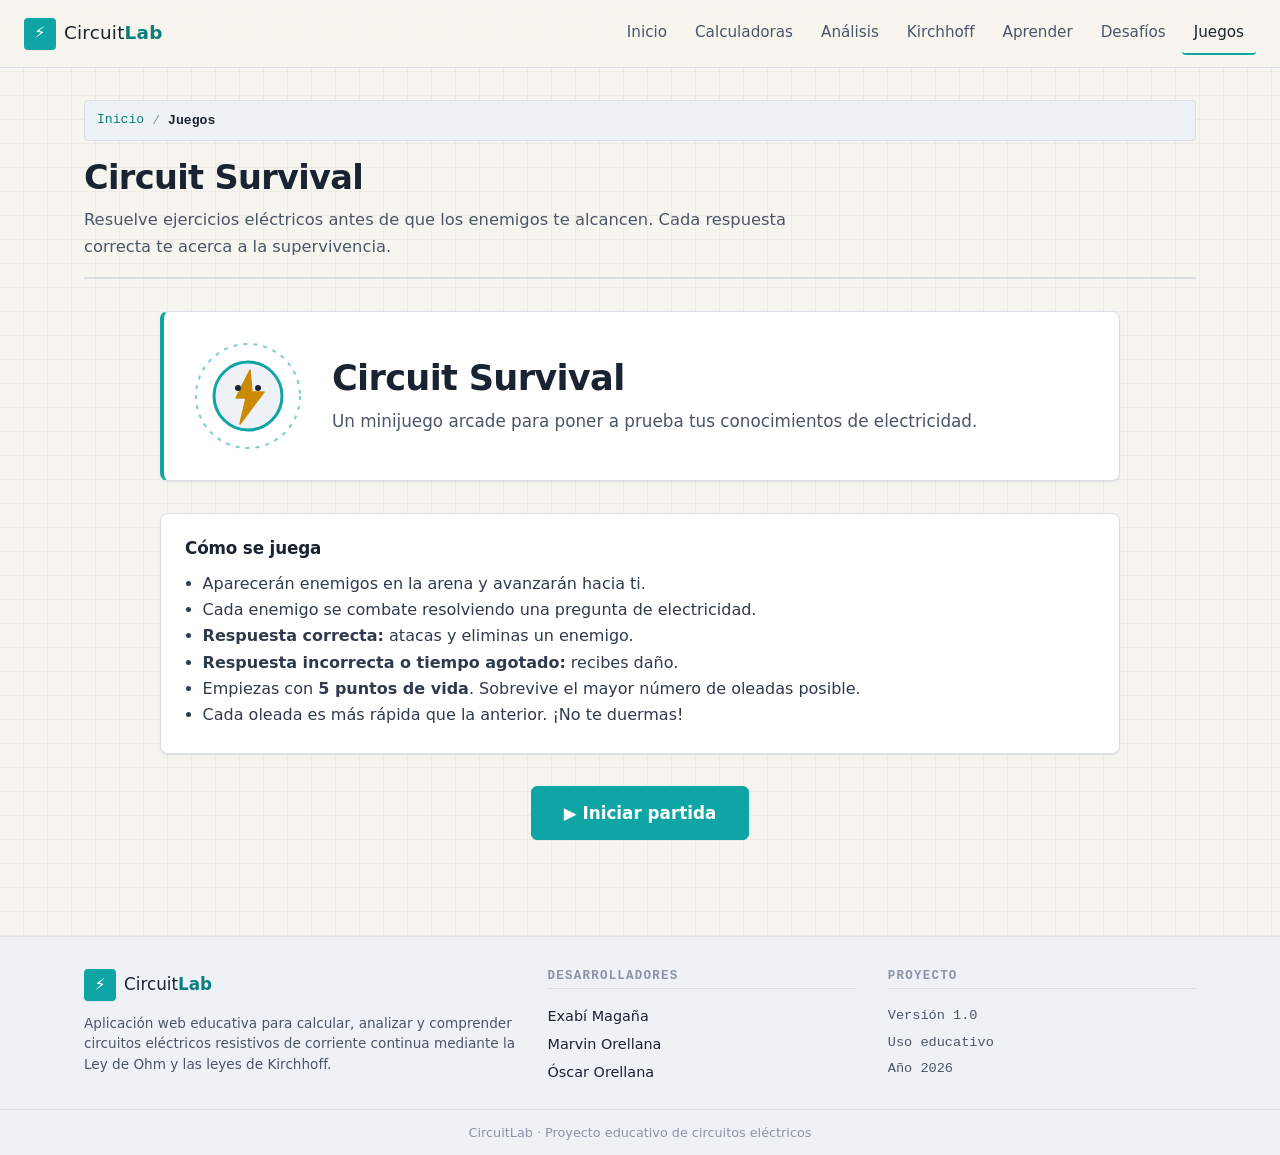
<file: pages/juegos.html>
<!DOCTYPE html>
<html lang="es">
<head>
  <meta charset="UTF-8" />
  <meta name="viewport" content="width=device-width, initial-scale=1.0" />
  <title>Juegos — Circuit Survival — CircuitLab</title>
  <meta name="description" content="Minijuego arcade educativo: resuelve ejercicios eléctricos antes de que los enemigos te alcancen." />
  <link rel="stylesheet" href="../css/styles.css" />
</head>
<body>

  <header class="app-header">
    <div class="app-header__brand">
      <a class="brand-link" href="../index.html">
        <span class="logo-mark" aria-hidden="true">⚡</span>
        <span class="logo-text">Circuit<strong>Lab</strong></span>
      </a>
    </div>

    <button class="nav-toggle" id="navToggle" aria-label="Abrir menú de navegación" aria-expanded="false">
      <span></span><span></span><span></span>
    </button>

    <nav class="app-nav" id="appNav" aria-label="Navegación principal">
      <ul>
        <li><a href="../index.html" data-page="inicio">Inicio</a></li>
        <li><a href="calculadoras.html" data-page="calculadoras">Calculadoras</a></li>
        <li><a href="analisis.html" data-page="analisis">Análisis</a></li>
        <li><a href="kirchhoff.html" data-page="kirchhoff">Kirchhoff</a></li>
        <li><a href="aprender.html" data-page="aprender">Aprender</a></li>
        <li><a href="desafios.html" data-page="desafios">Desafíos</a></li>
        <li><a href="juegos.html" data-page="juegos">Juegos</a></li>
      </ul>
    </nav>
  </header>

  <main class="app-main">

    <nav class="breadcrumb" aria-label="Ruta de navegación">
      <a href="../index.html">Inicio</a>
      <span class="breadcrumb__sep" aria-hidden="true">/</span>
      <span class="breadcrumb__current">Juegos</span>
    </nav>

    <header class="page-header">
      <h1 class="page-header__title">Circuit Survival</h1>
      <p class="page-header__lead">
        Resuelve ejercicios eléctricos antes de que los enemigos te alcancen.
        Cada respuesta correcta te acerca a la supervivencia.
      </p>
    </header>

    <div id="cs-root" class="cs-root">

      <section class="cs-pantalla cs-pantalla--inicio" id="cs-pantalla-inicio">

        <div class="cs-inicio">

          <div class="cs-inicio__hero">
            <div class="cs-inicio__personaje" aria-hidden="true">
              <!-- Personaje representado con SVG simple -->
              <svg viewBox="0 0 120 120" width="120" height="120" xmlns="http://www.w3.org/2000/svg">
                <!-- aura eléctrica -->
                <circle cx="60" cy="60" r="52" class="cs-svg-aura" />
                <!-- cuerpo -->
                <circle cx="60" cy="60" r="34" class="cs-svg-cuerpo" />
                <!-- rayo en el centro -->
                <path d="M 62 34 L 48 62 L 58 62 L 52 88 L 76 56 L 64 56 Z" class="cs-svg-rayo" />
                <!-- ojos -->
                <circle cx="50" cy="52" r="3" class="cs-svg-ojo" />
                <circle cx="70" cy="52" r="3" class="cs-svg-ojo" />
              </svg>
            </div>

            <div class="cs-inicio__texto">
              <h2 class="cs-inicio__titulo">Circuit Survival</h2>
              <p class="cs-inicio__lema">
                Un minijuego arcade para poner a prueba tus conocimientos de electricidad.
              </p>
            </div>
          </div>

          <div class="cs-inicio__reglas">
            <h3>Cómo se juega</h3>
            <ul class="feature-list">
              <li>Aparecerán enemigos en la arena y avanzarán hacia ti.</li>
              <li>Cada enemigo se combate resolviendo una pregunta de electricidad.</li>
              <li><strong>Respuesta correcta:</strong> atacas y eliminas un enemigo.</li>
              <li><strong>Respuesta incorrecta o tiempo agotado:</strong> recibes daño.</li>
              <li>Empiezas con <strong>5 puntos de vida</strong>. Sobrevive el mayor número de oleadas posible.</li>
              <li>Cada oleada es más rápida que la anterior. ¡No te duermas!</li>
            </ul>
          </div>

          <div class="cs-inicio__acciones">
            <button type="button" class="btn btn--primary cs-btn-grande" id="cs-btn-iniciar">
              ▶ Iniciar partida
            </button>
          </div>

        </div>
      </section>

      <section class="cs-pantalla cs-pantalla--juego" id="cs-pantalla-juego" hidden>

        <!-- HUD superior -->
        <div class="cs-hud" role="status" aria-live="polite" aria-label="Información de la partida">
          <div class="cs-hud__item cs-hud__item--vida">
            <span class="cs-hud__label">Vida</span>
            <div class="cs-hud__vida" id="cs-hud-vida">
              <!-- Corazones se inyectan desde juegos.js -->
            </div>
          </div>
          <div class="cs-hud__item">
            <span class="cs-hud__label">Puntuación</span>
            <span class="cs-hud__valor" id="cs-hud-puntuacion">0</span>
          </div>
          <div class="cs-hud__item">
            <span class="cs-hud__label">Oleada</span>
            <span class="cs-hud__valor" id="cs-hud-oleada">1</span>
          </div>
        <div class="cs-hud__item">
            <span class="cs-hud__label">Derrotados</span>
            <span class="cs-hud__valor" id="cs-hud-derrotados">0</span>
          </div>
          <div class="cs-hud__item cs-hud__item--racha">
            <span class="cs-hud__label">Racha</span>
            <div class="cs-racha">
              <span class="cs-racha__icono" id="cs-hud-racha-icono" aria-hidden="true">🔥</span>
              <span class="cs-hud__valor cs-racha__valor" id="cs-hud-racha">0</span>
              <div class="cs-racha__barra" id="cs-hud-racha-barra">
                <div class="cs-racha__barra-relleno" id="cs-hud-racha-relleno"></div>
              </div>
            </div>
          </div>
          <div class="cs-hud__acciones">
            <button type="button" class="btn btn--ghost btn--sm" id="cs-btn-pausa" aria-label="Pausar partida">
              ⏸ Pausar
            </button>
            <button type="button" class="btn btn--ghost btn--sm" id="cs-btn-salir" title="Salir">
              ← Salir
            </button>
          </div>
        </div>

        <!-- Arena -->
        <div class="cs-arena-wrapper">
          <div class="cs-arena" id="cs-arena" role="region" aria-label="Arena de juego">
            <!-- Capa de personaje y enemigos (se inyectan desde juegos.js) -->
            <div class="cs-arena__capa" id="cs-capa-actores"></div>

            <!-- Capa de efectos (destellos, descargas, textos flotantes) -->
            <div class="cs-arena__capa cs-arena__capa--efectos" id="cs-capa-efectos"></div>

                        <!-- Veladura de pausa -->
            <div class="cs-arena__velo" id="cs-velo-pausa" hidden>
              <p class="cs-arena__velo-texto">Partida pausada</p>
              <p class="cs-arena__velo-subtexto">El tiempo y los enemigos están detenidos</p>
              <div class="cs-arena__velo-acciones">
                <button type="button" class="btn btn--primary btn--sm" id="cs-btn-reanudar">
                  ▶ Reanudar
                </button>
                <button type="button" class="btn btn--ghost btn--sm" id="cs-btn-salir-pausa">
                  ← Salir al menú
                </button>
              </div>
            </div>

            <!-- Veladura de fin -->
            <div class="cs-arena__velo cs-arena__velo--fin" id="cs-velo-fin" hidden>
              <p class="cs-arena__velo-texto">Fin de la partida</p>
            </div>
          </div>
        </div>

        <!-- Aviso de atajos de teclado (solo visible en pantallas grandes) -->
        <p class="cs-atajos" aria-hidden="true">
          Atajos: <kbd>1</kbd> <kbd>2</kbd> <kbd>3</kbd> <kbd>4</kbd> para responder ·
          <kbd>Esc</kbd> para pausar
        </p>

        <!-- Panel de pregunta -->
        <div class="cs-pregunta" id="cs-pregunta" role="region" aria-label="Pregunta actual" aria-live="assertive">

          <!-- Cabecera del panel: categoría + temporizador -->
          <div class="cs-pregunta__cabecera">
            <span class="cs-pregunta__categoria" id="cs-pregunta-categoria">—</span>
            <div class="cs-pregunta__tiempo">
              <div class="cs-tiempo" id="cs-tiempo" aria-label="Tiempo restante">
                <div class="cs-tiempo__barra" id="cs-tiempo-barra"></div>
              </div>
              <span class="cs-pregunta__tiempo-texto" id="cs-tiempo-texto">-- s</span>
            </div>
          </div>

          <!-- Enunciado -->
          <p class="cs-pregunta__enunciado" id="cs-pregunta-enunciado">
            Cargando pregunta…
          </p>

          <!-- Opciones -->
          <div class="cs-pregunta__opciones" id="cs-pregunta-opciones">
            <!-- Se inyectan desde juegos.js -->
          </div>

        <!-- Explicación (oculta hasta responder) -->
          <div class="cs-pregunta__explicacion" id="cs-pregunta-explicacion" role="alert" hidden></div>

        </div>

      </section>

      <section class="cs-pantalla cs-pantalla--fin" id="cs-pantalla-fin" hidden>
        <div class="cs-fin">

          <header class="cs-fin__header">
            <p class="cs-fin__etiqueta">Fin de la partida</p>
            <h2 class="cs-fin__titulo" id="cs-fin-motivo">—</h2>
          </header>

          <div class="cs-fin__resumen">
            <div class="cs-fin__tile cs-fin__tile--principal">
              <span class="cs-fin__tile-label">Puntuación final</span>
              <span class="cs-fin__tile-valor" id="cs-fin-puntuacion">0</span>
            </div>
            <div class="cs-fin__tile">
              <span class="cs-fin__tile-label">Oleada alcanzada</span>
              <span class="cs-fin__tile-valor" id="cs-fin-oleada">1</span>
            </div>
            <div class="cs-fin__tile">
              <span class="cs-fin__tile-label">Enemigos derrotados</span>
              <span class="cs-fin__tile-valor" id="cs-fin-derrotados">0</span>
            </div>
          </div>

          <div class="cs-fin__detalles">
            <div class="cs-fin__detalle">
              <span class="cs-fin__detalle-label">Aciertos</span>
              <span class="cs-fin__detalle-valor cs-fin__detalle-valor--ok" id="cs-fin-aciertos">0</span>
            </div>
            <div class="cs-fin__detalle">
              <span class="cs-fin__detalle-label">Errores</span>
              <span class="cs-fin__detalle-valor cs-fin__detalle-valor--ko" id="cs-fin-errores">0</span>
            </div>
            <div class="cs-fin__detalle">
              <span class="cs-fin__detalle-label">Precisión</span>
              <span class="cs-fin__detalle-valor" id="cs-fin-precision">0%</span>
            </div>
            <div class="cs-fin__detalle">
              <span class="cs-fin__detalle-label">Mejor racha</span>
              <span class="cs-fin__detalle-valor cs-fin__detalle-valor--racha" id="cs-fin-racha">0</span>
            </div>
          </div>

          <p class="cs-fin__mensaje" id="cs-fin-mensaje">
            ¡Buen intento!
          </p>

          <div class="cs-fin__acciones">
            <button type="button" class="btn btn--primary cs-btn-grande" id="cs-btn-reintentar">
              🔁 Volver a jugar
            </button>
            <button type="button" class="btn btn--ghost" id="cs-btn-salir-fin">
              ← Salir al menú de juegos
            </button>
          </div>

        </div>
      </section>

    </div>

  </main>

  <footer class="app-footer">
    <div class="app-footer__inner">

      <div class="app-footer__col">
        <div class="app-footer__brand">
          <span class="logo-mark" aria-hidden="true">⚡</span>
          <span class="logo-text">Circuit<strong>Lab</strong></span>
        </div>
        <p class="app-footer__desc">
          Aplicación web educativa para calcular, analizar y comprender circuitos
          eléctricos resistivos de corriente continua mediante la Ley de Ohm
          y las leyes de Kirchhoff.
        </p>
      </div>

      <div class="app-footer__col">
        <h3 class="app-footer__title">Desarrolladores</h3>
        <ul class="app-footer__list">
          <li>
            <span class="app-footer__name">Exabí Magaña</span>
          </li>
          <li>
            <span class="app-footer__name">Marvin Orellana</span>
          </li>
          <li>
            <span class="app-footer__name">Óscar Orellana</span>
          </li>
        </ul>
      </div>

      <div class="app-footer__col">
        <h3 class="app-footer__title">Proyecto</h3>
        <ul class="app-footer__list">
          <li><span class="app-footer__meta">Versión 1.0</span></li>
          <li><span class="app-footer__meta">Uso educativo</span></li>
          <li><span class="app-footer__meta">Año <span class="footer-anio"></span></span></li>
        </ul>
      </div>

    </div>

    <div class="app-footer__bottom">
      <p>CircuitLab · Proyecto educativo de circuitos eléctricos</p>
    </div>
  </footer>

  <script src="../js/main.js"></script>
  <script src="../js/preguntas.js"></script>
  <script src="../js/preguntas-juego.js"></script>
  <script src="../js/juegos.js"></script>
</body>
</html>
</file>
<file: css/styles.css>
/* ---------- 01. VARIABLES DE DISEÑO ---------- */
:root {
  /* Fondos */
  --bg-page:       #f7f5ef;
  --bg-surface:    #ffffff;
  --bg-alt:        #eef2f7;
  --bg-grid:       rgba(26, 35, 50, .045);
  /* Texto */
  --text-strong:   #1a2332;
  --text:          #2f3a4d;
  --text-soft:     #4a5568;
  --text-muted:    #8a94a6;
  /* Bordes */
  --border:        #d9dee7;
  --border-strong: #b8c2d1;
  /* Acentos semánticos (magnitudes) */
  --c-voltage:     #2563eb;
  --c-current:     #ea580c;
  --c-resistance:  #7c3aed;
  --c-power:       #ca8a04;
  --c-success:     #16a34a;
  --c-warning:     #d97706;
  --c-error:       #dc2626;
  /* Marca */
  --brand:         #0ea5a4;
  --brand-strong:  #0b7f7e;
  --brand-soft:    rgba(14, 165, 164, .12);
  --accent-2:      #f59e0b;
  /* Sombras */
  --shadow-xs: 0 1px 0 rgba(26, 35, 50, .06);
  --shadow-sm: 0 1px 0 rgba(26, 35, 50, .06), 0 2px 6px rgba(26, 35, 50, .04);
  --shadow-md: 0 2px 0 rgba(26, 35, 50, .08);
  /* Radios y espaciado */
  --radius-sm: 4px;
  --radius-md: 6px;
  --radius-lg: 8px;
  --space-1: .25rem;
  --space-2: .5rem;
  --space-3: .75rem;
  --space-4: 1rem;
  --space-5: 1.5rem;
  --space-6: 2rem;
  --space-7: 3rem;
  /* Tipografía */
  --font-base: "Inter", "Source Sans 3", system-ui, -apple-system, "Segoe UI", Roboto, sans-serif;
  --font-mono: "JetBrains Mono", "Fira Code", Consolas, "SF Mono", Menlo, monospace;
  /* Layout */
  --max-width: 1160px;
  --header-height: 64px;
}

/* ---------- 02. RESET Y ELEMENTOS BASE ---------- */
*,
*::before,
*::after { box-sizing: border-box; }
html { scroll-behavior: smooth; }
html, body { margin: 0; padding: 0; }
body {
  color: var(--text);
  font-family: var(--font-base);
  font-size: 16px;
  line-height: 1.65;
  -webkit-font-smoothing: antialiased;
  background-color: var(--bg-page);
  background-image:
    linear-gradient(var(--bg-grid) 1px, transparent 1px),
    linear-gradient(90deg, var(--bg-grid) 1px, transparent 1px);
  background-size: 24px 24px, 24px 24px;
  background-position: -1px -1px, -1px -1px;
}

a {
  color: var(--brand-strong);
  text-decoration: none;
  border-bottom: 1px solid transparent;
  transition: border-color .15s, color .15s;
}

a:hover {
  color: var(--brand);
  border-bottom-color: currentColor;
}

h1, h2, h3, h4 {
  color: var(--text-strong);
  margin: 0 0 var(--space-3);
  line-height: 1.25;
  letter-spacing: -0.01em;
}

p { margin: 0 0 var(--space-3); }
ul { margin: 0; padding-left: 1.1rem; }
img, svg { max-width: 100%; display: block; }
::selection {
  background: var(--brand-soft);
  color: var(--text-strong);
}

/* ---------- 03. CABECERA ---------- */
.app-header {
  position: sticky;
  top: 0;
  z-index: 50;
  display: flex;
  align-items: center;
  justify-content: space-between;
  gap: var(--space-4);
  padding: var(--space-3) var(--space-5);
  background: rgba(247, 245, 239, .88);
  backdrop-filter: saturate(140%) blur(8px);
  border-bottom: 1px solid var(--border);
  min-height: var(--header-height);
}

.app-header__brand {
  display: flex;
  align-items: center;
  gap: var(--space-2);
  font-size: 1.15rem;
  letter-spacing: .2px;
  color: var(--text-strong);
}

.logo-mark {
  display: inline-flex;
  align-items: center;
  justify-content: center;
  width: 32px;
  height: 32px;
  border-radius: var(--radius-sm);
  background: var(--brand);
  color: #ffffff;
  font-size: 1rem;
  box-shadow: var(--shadow-xs);
}

.logo-text { color: var(--text-strong); font-weight: 500; }
.logo-text strong { color: var(--brand-strong); font-weight: 700; }

/* ---------- 03. NAVEGACIÓN ---------- */
.app-nav ul {
  display: flex;
  gap: var(--space-1);
  list-style: none;
  padding: 0;
  margin: 0;
}

.app-nav a {
  display: inline-block;
  padding: var(--space-2) var(--space-3);
  border-radius: var(--radius-sm);
  color: var(--text-soft);
  font-size: .95rem;
  border-bottom: 2px solid transparent;
  position: relative;
  isolation: isolate;
  transition: color .2s ease, border-color .2s ease, background-color .2s ease, transform .2s ease, box-shadow .2s ease;
}

.app-nav a:hover,
.app-nav a:focus-visible {
  color: var(--text-strong);
  background: var(--brand-soft);
  border-bottom-color: transparent;
  box-shadow: 0 4px 14px rgba(14, 165, 164, .16);
  transform: translateY(-2px);
  outline: none;
}

.app-nav a.is-active {
  color: var(--text-strong);
  border-bottom-color: var(--brand);
  background: transparent;
}

/* Botón hamburguesa */
.nav-toggle {
  display: none;
  flex-direction: column;
  justify-content: center;
  gap: 4px;
  width: 40px;
  height: 40px;
  padding: 0;
  background: var(--bg-surface);
  border: 1px solid var(--border);
  border-radius: var(--radius-sm);
  cursor: pointer;
}

.nav-toggle span {
  display: block;
  width: 20px;
  height: 2px;
  margin: 0 auto;
  background: var(--text-strong);
}

/* ---------- 04. CONTENIDO PRINCIPAL ---------- */
.app-main {
  max-width: var(--max-width);
  margin: 0 auto;
  padding: var(--space-6) var(--space-5) var(--space-7);
}

.section { margin-bottom: var(--space-7); }
.section__header {
  margin-bottom: var(--space-5);
  padding-bottom: var(--space-3);
  border-bottom: 1px solid var(--border);
}

.section__title {
  font-size: 1.5rem;
  margin-bottom: var(--space-1);
  position: relative;
  padding-left: var(--space-4);
}

.section__title::before {
  content: "";
  position: absolute;
  left: 0;
  top: .35em;
  bottom: .35em;
  width: 4px;
  background: var(--brand);
  border-radius: 2px;
}

.section__lead {
  color: var(--text-soft);
  margin: 0;
  padding-left: var(--space-4);
}

/* ---------- 05. HERO / PRESENTACIÓN ---------- */
.section--hero {
  padding: var(--space-7) 0 var(--space-6);
  border-bottom: 1px solid var(--border);
}

.hero__eyebrow {
  display: inline-block;
  font-family: var(--font-mono);
  font-size: .78rem;
  letter-spacing: .12em;
  text-transform: uppercase;
  color: var(--brand-strong);
  background: var(--brand-soft);
  padding: 4px 10px;
  border-radius: 999px;
  margin-bottom: var(--space-4);
}

.hero__title {
  font-size: clamp(1.9rem, 4.2vw, 2.75rem);
  margin-bottom: var(--space-4);
  letter-spacing: -0.02em;
}

.hero__title .accent {
  color: var(--brand-strong);
  position: relative;
}

.hero__title .accent::after {
  content: "";
  position: absolute;
  left: 0;
  right: 0;
  bottom: .05em;
  height: 6px;
  background: var(--accent-2);
  opacity: .28;
  z-index: -1;
  border-radius: 2px;
}

.hero__subtitle {
  max-width: 62ch;
  color: var(--text-soft);
  font-size: 1.05rem;
  margin-bottom: var(--space-5);
}

.hero__actions {
  display: flex;
  flex-wrap: wrap;
  gap: var(--space-3);
}

.hero__actions .btn {
  transition: transform .18s ease, background-color .15s, border-color .15s, color .15s;
}

.hero__actions .btn:hover,
.hero__actions .btn:focus-visible {
  transform: scale(1.045);
}

.hero__actions .btn:active { transform: scale(1.02); }

/* ---------- 06. BOTONES ---------- */
.btn {
  display: inline-flex;
  align-items: center;
  gap: var(--space-2);
  padding: var(--space-3) var(--space-5);
  border-radius: var(--radius-md);
  font-size: .95rem;
  font-weight: 600;
  font-family: inherit;
  border: 1px solid transparent;
  cursor: pointer;
  transition: transform .08s, background-color .15s, border-color .15s, color .15s;
  text-decoration: none;
}

.btn:hover { border-bottom-color: transparent; }
.btn:active { transform: translateY(1px); }
.btn--primary {
  background: var(--brand);
  color: #ffffff;
  border-color: var(--brand);
  box-shadow: var(--shadow-xs);
}

.btn--primary:hover {
  background: var(--brand-strong);
  border-color: var(--brand-strong);
  color: #ffffff;
}

.btn--ghost {
  background: var(--bg-surface);
  color: var(--text-strong);
  border-color: var(--border-strong);
}

.btn--ghost:hover {
  background: var(--bg-alt);
  color: var(--text-strong);
}

/* ---------- 07. TARJETAS DE MÓDULOS ---------- */
.card-grid {
  display: grid;
  grid-template-columns: repeat(auto-fit, minmax(260px, 1fr));
  gap: var(--space-4);
}

.card {
  --card-accent: var(--brand);
  position: relative;
  display: flex;
  flex-direction: column;
  gap: var(--space-3);
  padding: var(--space-5) var(--space-5) var(--space-5) calc(var(--space-5) + 4px);
  background: var(--bg-surface);
  border: 1px solid var(--border);
  border-left: 4px solid var(--card-accent);
  border-radius: var(--radius-md);
  box-shadow: var(--shadow-sm);
  z-index: 0;
  transition: transform .22s ease, box-shadow .22s ease, border-color .22s ease;
}

.card:hover,
.card:focus-within {
  z-index: 2;
  transform: scale(1.035) translateY(-3px);
  border-color: color-mix(in srgb, var(--card-accent) 42%, var(--border));
  box-shadow: 0 0 0 2px color-mix(in srgb, var(--card-accent) 22%, transparent),
              0 0 24px color-mix(in srgb, var(--card-accent) 34%, transparent),
              0 12px 28px rgba(26, 35, 50, .14);
}

@media (prefers-reduced-motion: reduce) {
  .card { transition: none; }
}

/* Variantes por magnitud */
.card--voltage    { --card-accent: var(--c-voltage); }
.card--current    { --card-accent: var(--c-current); }
.card--resistance { --card-accent: var(--c-resistance); }
.card--power      { --card-accent: var(--c-power); }
.card--success    { --card-accent: var(--c-success); }
.card__header {
  display: flex;
  align-items: center;
  gap: var(--space-3);
}

.card__icon {
  display: inline-flex;
  align-items: center;
  justify-content: center;
  width: 40px;
  height: 40px;
  border-radius: var(--radius-sm);
  background: var(--bg-alt);
  color: var(--card-accent);
  font-size: 1.2rem;
  border: 1px solid var(--border);
}

.card__title {
  font-size: 1.05rem;
  margin: 0;
}

.card__desc {
  color: var(--text-soft);
  font-size: .95rem;
  margin: 0;
}

.card__list {
  list-style: none;
  padding: 0;
  margin: 0;
  color: var(--text-soft);
  font-size: .9rem;
}

.card__list li {
  padding: 2px 0;
}

.card__list li::before {
  content: "▸";
  color: var(--card-accent);
  margin-right: 6px;
  font-weight: 700;
}

.card__badge {
  align-self: flex-start;
  margin-top: auto;
  padding: 3px 10px;
  font-family: var(--font-mono);
  font-size: .7rem;
  text-transform: uppercase;
  letter-spacing: .1em;
  border-radius: 999px;
  background: var(--bg-alt);
  color: var(--text-soft);
  border: 1px solid var(--border);
}

/* ---------- 07. MAGNITUDES ---------- */
.magnitude-grid {
  display: grid;
  grid-template-columns: repeat(auto-fit, minmax(200px, 1fr));
  gap: var(--space-4);
}

.magnitude {
  --mag-color: var(--brand);
  padding: var(--space-4);
  background: var(--bg-surface);
  border: 1px solid var(--border);
  border-radius: var(--radius-md);
  box-shadow: var(--shadow-xs);
  position: relative;
}

.magnitude::before {
  content: "";
  position: absolute;
  top: 0;
  left: 0;
  right: 0;
  height: 3px;
  background: var(--mag-color);
  border-radius: var(--radius-md) var(--radius-md) 0 0;
}

.magnitude--voltage    { --mag-color: var(--c-voltage); }
.magnitude--current    { --mag-color: var(--c-current); }
.magnitude--resistance { --mag-color: var(--c-resistance); }
.magnitude--power      { --mag-color: var(--c-power); }
.magnitude__symbol {
  display: inline-flex;
  align-items: center;
  justify-content: center;
  width: 38px;
  height: 38px;
  border-radius: var(--radius-sm);
  font-family: var(--font-mono);
  font-weight: 700;
  font-size: 1.05rem;
  color: var(--mag-color);
  background: color-mix(in srgb, var(--mag-color) 10%, transparent);
  border: 1px solid color-mix(in srgb, var(--mag-color) 30%, transparent);
  margin-bottom: var(--space-3);
}

.magnitude__title {
  margin: var(--space-2) 0 var(--space-1);
  font-size: 1rem;
}

.magnitude__desc {
  color: var(--text-soft);
  font-size: .9rem;
  margin: 0;
}

/* ---------- 03. PIE DE PÁGINA ---------- */
.app-footer {
  border-top: 1px solid var(--border);
  background: var(--bg-alt);
  color: var(--text-soft);
  font-size: .88rem;
  margin-top: var(--space-7);
}

.app-footer__inner {
  max-width: var(--max-width);
  margin: 0 auto;
  padding: var(--space-6) var(--space-5) var(--space-5);
  display: grid;
  grid-template-columns: 1.4fr 1fr 1fr;
  gap: var(--space-6);
}

.app-footer__col {
  display: flex;
  flex-direction: column;
  gap: var(--space-2);
}

.app-footer__brand {
  display: flex;
  align-items: center;
  gap: var(--space-2);
  font-size: 1.05rem;
  color: var(--text-strong);
  margin-bottom: var(--space-1);
}

.app-footer__desc {
  color: var(--text-soft);
  font-size: .85rem;
  line-height: 1.5;
  margin: 0;
}

.app-footer__title {
  font-family: var(--font-mono);
  font-size: .78rem;
  text-transform: uppercase;
  letter-spacing: .1em;
  color: var(--text-muted);
  margin: 0 0 var(--space-2);
  padding-bottom: var(--space-1);
  border-bottom: 1px solid var(--border);
}

.app-footer__list {
  list-style: none;
  padding: 0;
  margin: 0;
  display: flex;
  flex-direction: column;
  gap: var(--space-1);
}

.app-footer__list li {
  display: flex;
  flex-direction: column;
  gap: 2px;
}

.app-footer__name {
  color: var(--text-strong);
  font-weight: 500;
  font-size: .9rem;
}

.app-footer__role {
  color: var(--text-muted);
  font-size: .78rem;
}

.app-footer__meta {
  color: var(--text-soft);
  font-size: .85rem;
  font-family: var(--font-mono);
}

.app-footer__bottom {
  border-top: 1px solid var(--border);
  padding: var(--space-3) var(--space-5);
  text-align: center;
}

.app-footer__bottom p {
  margin: 0;
  color: var(--text-muted);
  font-size: .8rem;
}

/* Enlaces dentro del footer */
.app-footer a {
  color: var(--brand-strong);
  border-bottom: 1px solid transparent;
}
.app-footer a:hover {
  color: var(--brand);
  border-bottom-color: currentColor;
}

/* ---------- 17. Responsive ---------- */
@media (max-width: 900px) {
  .app-footer__inner {
    grid-template-columns: 1fr 1fr;
  }
}

@media (max-width: 600px) {
  .app-footer__inner {
    grid-template-columns: 1fr;
    gap: var(--space-5);
    padding: var(--space-5) var(--space-4);
  }
}

@media (max-width: 720px) {
  .nav-toggle { display: flex; }
  .app-nav {
    position: absolute;
    top: var(--header-height);
    left: 0;
    right: 0;
    background: var(--bg-surface);
    border-bottom: 1px solid var(--border);
    max-height: 0;
    overflow: hidden;
    transition: max-height .25s ease;
    box-shadow: 0 8px 16px rgba(26, 35, 50, .06);
  }
  .app-nav.is-open { max-height: 340px; }
  .app-nav ul {
    flex-direction: column;
    gap: 0;
    padding: var(--space-2);
  }
  .app-nav a {
    display: block;
    padding: var(--space-3);
    border-bottom: none;
    border-left: 2px solid transparent;
  }
  .app-nav a.is-active {
    border-left-color: var(--brand);
    background: var(--bg-alt);
  }
  .app-main { padding: var(--space-5) var(--space-4) var(--space-6); }
  .section__title { font-size: 1.3rem; }
  .hero__actions { flex-direction: column; align-items: stretch; }
  .btn { justify-content: center; }
}

/* ---------- 18. ACCESIBILIDAD ---------- */
@media (prefers-reduced-motion: reduce) {
  *, *::before, *::after {
    animation-duration: .01ms !important;
    transition-duration: .01ms !important;
    scroll-behavior: auto !important;
  }
}

/* Foco visible */
:focus-visible {
  outline: 2px solid var(--brand);
  outline-offset: 2px;
  border-radius: var(--radius-sm);
}

/* ---------- 03. MARCA / LOGOTIPO ---------- */
.brand-link {
  display: inline-flex;
  align-items: center;
  gap: var(--space-2);
  color: inherit;
  border-bottom: none;
}

.brand-link:hover {
  color: inherit;
  border-bottom-color: transparent;
}

/* ---------- 04. CABECERA DE PÁGINA INTERIOR ---------- */
.page-header {
  margin-bottom: var(--space-6);
  padding-bottom: var(--space-4);
  border-bottom: 2px solid var(--border);
}

.page-header__title {
  font-size: clamp(1.6rem, 3vw, 2.1rem);
  margin-bottom: var(--space-2);
  letter-spacing: -0.02em;
}

.page-header__lead {
  color: var(--text-soft);
  font-size: 1.02rem;
  max-width: 70ch;
  margin: 0;
}

/* ---------- 04. MIGAS DE PAN ---------- */
.breadcrumb {
  display: flex;
  flex-wrap: wrap;
  align-items: center;
  gap: var(--space-2);
  font-family: var(--font-mono);
  font-size: .82rem;
  color: var(--text-muted);
  margin-bottom: var(--space-4);
  padding: var(--space-2) var(--space-3);
  background: var(--bg-alt);
  border: 1px solid var(--border);
  border-radius: var(--radius-sm);
}

.breadcrumb a {
  color: var(--brand-strong);
  border-bottom: 1px solid transparent;
}

.breadcrumb a:hover {
  color: var(--brand);
  border-bottom-color: currentColor;
}

.breadcrumb__sep {
  color: var(--text-muted);
  user-select: none;
}

.breadcrumb__current {
  color: var(--text-strong);
  font-weight: 600;
}

/* ---------- 08. ALERTAS Y AVISOS ---------- */
.alert {
  --alert-color: var(--brand);
  --alert-bg: var(--brand-soft);
  display: flex;
  flex-direction: column;
  gap: var(--space-1);
  padding: var(--space-4) var(--space-5);
  background: var(--alert-bg);
  border: 1px solid color-mix(in srgb, var(--alert-color) 35%, transparent);
  border-left: 4px solid var(--alert-color);
  border-radius: var(--radius-md);
  color: var(--text);
  font-size: .95rem;
}

.alert strong {
  color: var(--alert-color);
  display: block;
  margin-bottom: var(--space-1);
}

.alert--info {
  --alert-color: var(--c-voltage);
  --alert-bg: color-mix(in srgb, var(--c-voltage) 8%, var(--bg-surface));
}

.alert--success {
  --alert-color: var(--c-success);
  --alert-bg: color-mix(in srgb, var(--c-success) 8%, var(--bg-surface));
}

.alert--warning {
  --alert-color: var(--c-warning);
  --alert-bg: color-mix(in srgb, var(--c-warning) 10%, var(--bg-surface));
}

.alert--error {
  --alert-color: var(--c-error);
  --alert-bg: color-mix(in srgb, var(--c-error) 8%, var(--bg-surface));
}

/* ---------- 08. FORMULARIOS Y CAMPOS ---------- */
.field {
  display: flex;
  flex-direction: column;
  gap: var(--space-1);
  margin-bottom: var(--space-4);
}

.field__label {
  font-size: .9rem;
  font-weight: 600;
  color: var(--text-strong);
}

.field__hint {
  font-size: .8rem;
  color: var(--text-muted);
}

.field__control {
  display: flex;
  align-items: stretch;
  border: 1px solid var(--border-strong);
  border-radius: var(--radius-md);
  background: var(--bg-surface);
  overflow: hidden;
  transition: border-color .15s, box-shadow .15s;
}

.field__control:focus-within {
  border-color: var(--brand);
  box-shadow: 0 0 0 3px var(--brand-soft);
}

.field__control input,
.field__control select {
  flex: 1 1 auto;
  min-width: 0;
  padding: var(--space-3);
  border: none;
  outline: none;
  background: transparent;
  color: var(--text-strong);
  font-family: var(--font-mono);
  font-size: 1rem;
  font-variant-numeric: tabular-nums;
}

.field__control select {
  font-family: var(--font-base);
  cursor: pointer;
}

.field__unit {
  display: inline-flex;
  align-items: center;
  padding: 0 var(--space-3);
  background: var(--bg-alt);
  color: var(--text-soft);
  font-family: var(--font-mono);
  font-size: .9rem;
  border-left: 1px solid var(--border);
  white-space: nowrap;
}

/* Campo inválido */
.field--invalid .field__control {
  border-color: var(--c-error);
  box-shadow: 0 0 0 3px color-mix(in srgb, var(--c-error) 15%, transparent);
}

.field--invalid .field__hint {
  color: var(--c-error);
}

/* Fila de campos */
.field-row {
  display: grid;
  grid-template-columns: repeat(auto-fit, minmax(180px, 1fr));
  gap: var(--space-4);
  margin-bottom: var(--space-4);
}

/* ---------- 07. TARJETAS DE RESULTADO ---------- */
.result-card {
  --result-color: var(--brand);
  padding: var(--space-5);
  background: var(--bg-surface);
  border: 1px solid var(--border);
  border-top: 4px solid var(--result-color);
  border-radius: var(--radius-md);
  box-shadow: var(--shadow-sm);
  margin-bottom: var(--space-4);
}

.result-card--voltage    { --result-color: var(--c-voltage); }
.result-card--current    { --result-color: var(--c-current); }
.result-card--resistance { --result-color: var(--c-resistance); }
.result-card--power      { --result-color: var(--c-power); }
.result-card--success    { --result-color: var(--c-success); }
.result-card__label {
  font-family: var(--font-mono);
  font-size: .75rem;
  text-transform: uppercase;
  letter-spacing: .12em;
  color: var(--text-muted);
  margin-bottom: var(--space-2);
}

.result-card__value {
  font-family: var(--font-mono);
  font-size: clamp(1.6rem, 3.5vw, 2.2rem);
  font-weight: 700;
  color: var(--result-color);
  line-height: 1.1;
  font-variant-numeric: tabular-nums;
  margin-bottom: var(--space-1);
}

.result-card__unit {
  font-size: .5em;
  color: var(--text-soft);
  margin-left: var(--space-2);
  font-weight: 500;
}

.result-card__note {
  font-size: .88rem;
  color: var(--text-soft);
  margin: var(--space-2) 0 0;
}

/* ---------- 09. FÓRMULAS Y PROCEDIMIENTOS ---------- */
.formula {
  display: block;
  padding: var(--space-3) var(--space-4);
  background: var(--bg-alt);
  border-left: 3px solid var(--brand);
  border-radius: var(--radius-sm);
  font-family: var(--font-mono);
  font-size: 1rem;
  color: var(--text-strong);
  margin: var(--space-2) 0 var(--space-3);
  overflow-x: auto;
}

.formula--inline {
  display: inline-block;
  padding: 2px 8px;
  margin: 0;
  font-size: .95em;
}

.steps {
  list-style: none;
  counter-reset: step;
  padding: 0;
  margin: var(--space-3) 0;
}

.steps > li {
  counter-increment: step;
  position: relative;
  padding-left: var(--space-6);
  padding-bottom: var(--space-3);
  border-left: 1px dashed var(--border-strong);
  margin-left: 14px;
}

.steps > li:last-child {
  padding-bottom: 0;
  border-left-color: transparent;
}

.steps > li::before {
  content: counter(step);
  position: absolute;
  left: -14px;
  top: 0;
  width: 28px;
  height: 28px;
  display: inline-flex;
  align-items: center;
  justify-content: center;
  background: var(--brand);
  color: #ffffff;
  border-radius: 50%;
  font-family: var(--font-mono);
  font-size: .82rem;
  font-weight: 700;
}

.steps__title {
  display: block;
  font-weight: 600;
  color: var(--text-strong);
  margin-bottom: var(--space-1);
}

.steps__detail {
  display: block;
  color: var(--text-soft);
  font-size: .92rem;
}

/* ---------- 09. TABLAS DE RESULTADOS ---------- */
.data-table {
  width: 100%;
  border-collapse: collapse;
  font-size: .92rem;
  background: var(--bg-surface);
  border: 1px solid var(--border);
  border-radius: var(--radius-md);
  overflow: hidden;
  margin-bottom: var(--space-4);
}

.data-table caption {
  caption-side: top;
  text-align: left;
  padding: var(--space-3) var(--space-4);
  font-weight: 600;
  color: var(--text-strong);
  background: var(--bg-alt);
  border-bottom: 1px solid var(--border);
}

.data-table th,
.data-table td {
  padding: var(--space-3) var(--space-4);
  text-align: left;
  border-bottom: 1px solid var(--border);
}

.data-table thead th {
  background: var(--bg-alt);
  color: var(--text-strong);
  font-size: .82rem;
  text-transform: uppercase;
  letter-spacing: .06em;
}

.data-table tbody tr:last-child td {
  border-bottom: none;
}

.data-table tbody tr:hover {
  background: color-mix(in srgb, var(--brand) 4%, transparent);
}

.data-table td.numeric,
.data-table th.numeric {
  text-align: right;
  font-family: var(--font-mono);
  font-variant-numeric: tabular-nums;
}

.data-table tfoot td {
  background: var(--bg-alt);
  font-weight: 700;
  color: var(--text-strong);
  border-top: 2px solid var(--border-strong);
}

/* ---------- 06. BOTÓN DE EXPORTAR PDF ---------- */
.btn--pdf {
  background: var(--bg-surface);
  color: var(--c-error);
  border: 1px solid color-mix(in srgb, var(--c-error) 40%, var(--border));
}

.btn--pdf:hover {
  background: color-mix(in srgb, var(--c-error) 8%, var(--bg-surface));
  border-color: var(--c-error);
  color: var(--c-error);
}

.btn--pdf::before {
  content: "📄";
  margin-right: var(--space-1);
  font-size: 1em;
}

/* Variantes útiles adicionales */
.btn--block {
  display: flex;
  width: 100%;
  justify-content: center;
}

.btn--sm {
  padding: var(--space-2) var(--space-3);
  font-size: .85rem;
}

.btn-group {
  display: flex;
  flex-wrap: wrap;
  gap: var(--space-3);
  margin-top: var(--space-4);
}

/* ---------- 08. PANELES DE CONTENIDO ---------- */
.panel {
  padding: var(--space-5);
  background: var(--bg-surface);
  border: 1px solid var(--border);
  border-radius: var(--radius-md);
  box-shadow: var(--shadow-sm);
  margin-bottom: var(--space-5);
}

.panel__title {
  font-size: 1.05rem;
  margin-bottom: var(--space-3);
  padding-bottom: var(--space-2);
  border-bottom: 1px solid var(--border);
}

/* ---------- 08. DISTRIBUCIÓN DE FORMULARIO Y RESULTADO ---------- */
.layout-2col {
  display: grid;
  grid-template-columns: minmax(0, 1fr) minmax(0, 1.2fr);
  gap: var(--space-5);
  align-items: start;
}

@media (max-width: 900px) {
  .layout-2col {
    grid-template-columns: 1fr;
  }
}

/* ---------- 17. RESPONSIVE — COMPONENTES ---------- */
@media (max-width: 720px) {
  .alert { padding: var(--space-3) var(--space-4); }
  .result-card { padding: var(--space-4); }
  .data-table th,
  .data-table td { padding: var(--space-2) var(--space-3); }
  .panel { padding: var(--space-4); }
  .breadcrumb { font-size: .76rem; }
}

/* ---------- 10. PESTAÑAS ---------- */
.tabs {
  display: flex;
  flex-wrap: wrap;
  gap: var(--space-1);
  border-bottom: 2px solid var(--border);
  margin-bottom: var(--space-5);
}

.tab {
  appearance: none;
  background: transparent;
  border: none;
  border-bottom: 3px solid transparent;
  padding: var(--space-3) var(--space-4);
  margin-bottom: -2px;
  color: var(--text-soft);
  font-family: inherit;
  font-size: .95rem;
  font-weight: 600;
  cursor: pointer;
  transition: color .15s, border-color .15s, background-color .15s;
}

.tab:hover {
  color: var(--text-strong);
  background: var(--bg-alt);
}

.tab.is-active {
  color: var(--brand-strong);
  border-bottom-color: var(--brand);
}

.tab-panel {
  animation: fadeIn .18s ease;
}

.tab-panel[hidden] {
  display: none;
}

@keyframes fadeIn {
  from { opacity: 0; transform: translateY(4px); }
  to   { opacity: 1; transform: translateY(0); }
}

/* ---------- 10. LISTA DINÁMICA DE RESISTENCIAS ---------- */
.res-list {
  display: flex;
  flex-direction: column;
  gap: var(--space-2);
  margin-top: var(--space-2);
}

.res-row {
  display: grid;
  grid-template-columns: 1fr auto;
  gap: var(--space-2);
  align-items: stretch;
}

.res-row .field__control {
  flex: 1 1 auto;
}

.res-row__label {
  display: inline-flex;
  align-items: center;
  padding: 0 var(--space-2) 0 0;
  font-family: var(--font-mono);
  font-size: .9rem;
  color: var(--text-soft);
  white-space: nowrap;
}

.res-row__remove {
  appearance: none;
  background: var(--bg-surface);
  border: 1px solid var(--border-strong);
  border-radius: var(--radius-md);
  color: var(--c-error);
  font-family: inherit;
  font-size: 1.1rem;
  font-weight: 700;
  width: 44px;
  cursor: pointer;
  transition: background-color .15s, border-color .15s;
}

.res-row__remove:hover {
  background: color-mix(in srgb, var(--c-error) 10%, var(--bg-surface));
  border-color: var(--c-error);
}

.res-row__remove:disabled {
  opacity: .4;
  cursor: not-allowed;
  color: var(--text-muted);
  border-color: var(--border);
}

/* ---------- 10. BLOQUES DE SALIDA ---------- */
.output-stack {
  display: flex;
  flex-direction: column;
  gap: var(--space-4);
}

.output-stack h4 {
  margin: var(--space-3) 0 var(--space-2);
  font-size: .95rem;
  text-transform: uppercase;
  letter-spacing: .06em;
  color: var(--text-soft);
}

/* Ajuste responsive específico de las calculadoras */
@media (max-width: 720px) {
  .tab { padding: var(--space-2) var(--space-3); font-size: .88rem; }
  .res-row { grid-template-columns: 1fr auto; }
}

/* ---------- 10. DISTRIBUCIÓN DEL RESULTADO ---------- */
.analysis-output {
  display: flex;
  flex-direction: column;
  gap: var(--space-5);
}

/* ---------- 10. RESUMEN DE RESULTADOS ---------- */
.summary-grid {
  display: grid;
  grid-template-columns: repeat(auto-fit, minmax(140px, 1fr));
  gap: var(--space-3);
}

.summary-tile {
  padding: var(--space-3) var(--space-4);
  background: var(--bg-surface);
  border: 1px solid var(--border);
  border-top: 3px solid var(--tile-color, var(--brand));
  border-radius: var(--radius-md);
  box-shadow: var(--shadow-xs);
}

.summary-tile__label {
  font-family: var(--font-mono);
  font-size: .72rem;
  text-transform: uppercase;
  letter-spacing: .1em;
  color: var(--text-muted);
  margin-bottom: var(--space-1);
}

.summary-tile__value {
  font-family: var(--font-mono);
  font-size: 1.25rem;
  font-weight: 700;
  color: var(--text-strong);
  font-variant-numeric: tabular-nums;
}

.summary-tile__unit {
  font-size: .75em;
  color: var(--text-soft);
  margin-left: 4px;
  font-weight: 500;
}

.summary-tile--voltage  { --tile-color: var(--c-voltage); }
.summary-tile--current  { --tile-color: var(--c-current); }
.summary-tile--resist   { --tile-color: var(--c-resistance); }
.summary-tile--power    { --tile-color: var(--c-power); }

/* ---------- 09. VERIFICACIÓN ---------- */
.verify-list {
  display: flex;
  flex-direction: column;
  gap: var(--space-2);
  margin-top: var(--space-3);
}

.verify-item {
  display: flex;
  align-items: flex-start;
  gap: var(--space-3);
  padding: var(--space-3) var(--space-4);
  background: var(--bg-surface);
  border: 1px solid var(--border);
  border-left: 4px solid var(--verify-color, var(--c-success));
  border-radius: var(--radius-md);
  font-size: .92rem;
}

.verify-item--ok    { --verify-color: var(--c-success); }
.verify-item--warn  { --verify-color: var(--c-warning); }
.verify-item--error { --verify-color: var(--c-error); }
.verify-item__icon {
  font-family: var(--font-mono);
  font-size: 1.1rem;
  line-height: 1.2;
  color: var(--verify-color);
  font-weight: 700;
}

.verify-item__body {
  flex: 1 1 auto;
}

.verify-item__title {
  font-weight: 600;
  color: var(--text-strong);
  display: block;
  margin-bottom: 2px;
}

.verify-item__detail {
  font-family: var(--font-mono);
  color: var(--text-soft);
  font-size: .85rem;
  display: block;
}

/* ---------- 11. DIAGRAMAS SVG ---------- */
.diagram {
  margin: var(--space-4) 0;
  padding: var(--space-4);
  background: var(--bg-surface);
  border: 1px solid var(--border);
  border-radius: var(--radius-md);
  box-shadow: var(--shadow-xs);
  overflow-x: auto;
}

.diagram__caption {
  font-family: var(--font-mono);
  font-size: .8rem;
  text-transform: uppercase;
  letter-spacing: .08em;
  color: var(--text-muted);
  margin-bottom: var(--space-3);
}

.diagram svg {
  display: block;
  margin: 0 auto;
  max-width: 100%;
  height: auto;
}

/* Marco del diagrama */
.diagram .frame {
  fill: none;
  stroke: var(--border);
  stroke-width: 1;
  stroke-dasharray: 4 4;
  opacity: .5;
}

/* Cables y símbolos */
.diagram .wire     { stroke: var(--text-strong); stroke-width: 2; fill: none; stroke-linecap: round; }
.diagram .resistor { fill: none; stroke: var(--c-resistance); stroke-width: 2.5; stroke-linejoin: round; stroke-linecap: round; }
.diagram .battery  { stroke: var(--c-voltage); stroke-width: 2.5; stroke-linecap: round; }
.diagram .node     { fill: var(--text-strong); stroke: var(--bg-surface); stroke-width: 1.5; }
/* Etiquetas */
.diagram .label        { fill: var(--text-strong); font-family: var(--font-mono); font-size: 12px; font-weight: 600; }
.diagram .label-soft   { fill: var(--text-soft);  font-family: var(--font-mono); font-size: 11px; }
.diagram .label-current{ fill: var(--c-current);  font-family: var(--font-mono); font-size: 11px; font-weight: 700; }
.diagram .label-voltage{ fill: var(--c-voltage);  font-family: var(--font-mono); font-size: 11px; font-weight: 700; }
/* Flechas de corriente */
.diagram .current {
  stroke: var(--c-current);
  stroke-width: 1.8;
  fill: none;
  stroke-linecap: round;
}

.diagram polygon.current {
  fill: var(--c-current);
  stroke: none;
}

/* Marcas de voltaje */
.diagram .voltage-marks text {
  font-family: var(--font-mono);
  font-size: 12px;
  font-weight: 700;
  fill: var(--c-voltage);
}

/* Sistema de ecuaciones: caja destacada */
.equation-box {
  padding: var(--space-4) var(--space-5);
  background: var(--bg-alt);
  border-left: 4px solid var(--brand);
  border-radius: var(--radius-md);
  font-family: var(--font-mono);
  font-size: 1rem;
  color: var(--text-strong);
  margin: var(--space-3) 0;
  overflow-x: auto;
}

.equation-box .eq-line {
  display: block;
  padding: var(--space-1) 0;
}

.equation-box .eq-line + .eq-line {
  border-top: 1px dashed var(--border);
}

@media (max-width: 720px) {
  .field-row {
    grid-template-columns: 1fr;
  }
}

.lesson-layout {
  display: grid;
  grid-template-columns: 260px 1fr;
  gap: var(--space-6);
  align-items: start;
}

/* ---------- 12. ÍNDICE LATERAL DE LECCIONES ---------- */
.lesson-nav {
  position: sticky;
  top: calc(var(--header-height) + var(--space-4));
  max-height: calc(100vh - var(--header-height) - var(--space-6));
  overflow-y: auto;
  padding: var(--space-4);
  background: var(--bg-surface);
  border: 1px solid var(--border);
  border-radius: var(--radius-md);
  box-shadow: var(--shadow-xs);
}

.lesson-nav__title {
  font-family: var(--font-mono);
  font-size: .8rem;
  text-transform: uppercase;
  letter-spacing: .1em;
  color: var(--text-muted);
  margin-bottom: var(--space-3);
  padding-bottom: var(--space-2);
  border-bottom: 1px solid var(--border);
}

.lesson-nav__list {
  list-style: none;
  padding: 0;
  margin: 0;
  counter-reset: lesson;
}

.lesson-nav__list li {
  margin-bottom: 2px;
}

.lesson-nav__link {
  display: flex;
  gap: var(--space-2);
  padding: var(--space-2) var(--space-3);
  border-radius: var(--radius-sm);
  border-left: 3px solid transparent;
  color: var(--text-soft);
  font-size: .88rem;
  transition: background-color .2s ease, color .2s ease, border-color .2s ease, transform .2s ease, box-shadow .2s ease;
  border-bottom: none;
}

.lesson-nav__link:hover,
.lesson-nav__link:focus-visible {
  background: var(--brand-soft);
  color: var(--text-strong);
  border-bottom-color: transparent;
  border-left-color: var(--brand);
  box-shadow: 0 3px 12px rgba(14, 165, 164, .12);
  transform: translateX(3px);
  outline: none;
}

@media (prefers-reduced-motion: reduce) {
  .app-nav a,
  .lesson-nav__link { transition: none; }
}

.lesson-nav__link.is-active {
  background: var(--bg-alt);
  color: var(--text-strong);
  border-left-color: var(--brand);
}

.lesson-nav__num {
  font-family: var(--font-mono);
  color: var(--text-muted);
  flex-shrink: 0;
}

.lesson-nav__text {
  display: flex;
  flex-direction: column;
}

.lesson-nav__sub {
  font-size: .75rem;
  color: var(--text-muted);
  margin-top: 2px;
}

/* ---------- 12. CONTENIDO DE LECCIONES ---------- */
.lesson-content {
  display: flex;
  flex-direction: column;
  gap: var(--space-6);
}

.lesson {
  padding: var(--space-6);
  background: var(--bg-surface);
  border: 1px solid var(--border);
  border-radius: var(--radius-md);
  box-shadow: var(--shadow-sm);
  scroll-margin-top: calc(var(--header-height) + var(--space-4));
}

.lesson__header {
  padding-bottom: var(--space-4);
  border-bottom: 2px solid var(--border);
  margin-bottom: var(--space-5);
}

.lesson__num {
  font-family: var(--font-mono);
  font-size: .75rem;
  text-transform: uppercase;
  letter-spacing: .12em;
  color: var(--brand-strong);
  margin-bottom: var(--space-2);
}

.lesson__title {
  font-size: 1.6rem;
  margin-bottom: var(--space-2);
  color: var(--text-strong);
}

.lesson__subtitle {
  color: var(--text-soft);
  font-size: 1rem;
  margin: 0;
}

.lesson__section {
  margin-bottom: var(--space-5);
}

.lesson__section:last-child {
  margin-bottom: 0;
}

.lesson__section h3 {
  font-size: 1rem;
  text-transform: uppercase;
  letter-spacing: .06em;
  color: var(--text-soft);
  margin-bottom: var(--space-3);
  padding-bottom: var(--space-2);
  border-bottom: 1px dashed var(--border);
}

.lesson__section p {
  color: var(--text);
}

/* Listas dentro de la explicación */
.lesson__section ul,
.lesson__section ol {
  padding-left: 1.4rem;
  color: var(--text);
}

.lesson__section li {
  margin-bottom: var(--space-1);
}

/* ---------- 09. LISTAS DE FÓRMULAS ---------- */
.formula-list {
  display: flex;
  flex-direction: column;
  gap: var(--space-2);
}

.formula-block {
  display: flex;
  align-items: baseline;
  gap: var(--space-3);
  flex-wrap: wrap;
}

.formula-block .formula {
  margin: 0;
  flex-shrink: 0;
}

.formula-block__desc {
  color: var(--text-soft);
  font-size: .88rem;
}

/* ---------- 12. EJEMPLOS RESUELTOS ---------- */
.example-box {
  padding: var(--space-5);
  background: color-mix(in srgb, var(--brand) 5%, var(--bg-surface));
  border: 1px solid color-mix(in srgb, var(--brand) 25%, var(--border));
  border-radius: var(--radius-md);
}

.example-box__enunciado {
  color: var(--text-strong);
  font-size: 1rem;
  margin-bottom: var(--space-4);
  padding-bottom: var(--space-3);
  border-bottom: 1px dashed color-mix(in srgb, var(--brand) 30%, transparent);
}

/* ---------- 12. ACCIONES DE LECCIÓN ---------- */
.lesson-actions {
  display: flex;
  flex-wrap: wrap;
  gap: var(--space-3);
  margin-top: var(--space-5);
  padding-top: var(--space-4);
  border-top: 1px solid var(--border);
}

/* ---------- 17. Responsive ---------- */
@media (max-width: 900px) {
  .lesson-layout {
    grid-template-columns: 1fr;
  }
  .lesson-nav {
    position: static;
    max-height: none;
    order: -1;
  }
  .lesson-nav__list {
    display: grid;
    grid-template-columns: repeat(auto-fit, minmax(200px, 1fr));
    gap: var(--space-2);
  }
  .lesson-nav__list li {
    margin: 0;
  }
}

@media (max-width: 720px) {
  .lesson {
    padding: var(--space-4);
  }
  .lesson__title {
    font-size: 1.3rem;
  }
  .example-box {
    padding: var(--space-4);
  }
}

/* ---------- 13. CATEGORÍAS DE DESAFÍOS ---------- */
.category-grid {
  display: grid;
  grid-template-columns: repeat(auto-fit, minmax(240px, 1fr));
  gap: var(--space-4);
  margin-top: var(--space-5);
}

.category-card {
  appearance: none;
  text-align: left;
  display: flex;
  flex-direction: column;
  gap: var(--space-2);
  padding: var(--space-5);
  background: var(--bg-surface);
  border: 1px solid var(--border);
  border-left: 4px solid var(--brand);
  border-radius: var(--radius-md);
  box-shadow: var(--shadow-sm);
  cursor: pointer;
  font-family: inherit;
  transition: transform .12s ease, box-shadow .12s ease, border-color .12s ease;
}

.category-card:hover {
  transform: translateY(-2px);
  box-shadow: var(--shadow-md);
  border-left-color: var(--accent-2);
}

.category-card__title {
  font-size: 1.1rem;
  font-weight: 700;
  color: var(--text-strong);
}

.category-card__desc {
  color: var(--text-soft);
  font-size: .92rem;
}

.category-card__meta {
  font-family: var(--font-mono);
  font-size: .78rem;
  color: var(--text-muted);
  margin-top: auto;
  padding-top: var(--space-2);
}

/* ---------- 13. CUESTIONARIO ---------- */
.quiz {
  max-width: 800px;
  margin: 0 auto;
  padding: var(--space-5);
  background: var(--bg-surface);
  border: 1px solid var(--border);
  border-radius: var(--radius-md);
  box-shadow: var(--shadow-sm);
}

.quiz__header {
  margin-bottom: var(--space-5);
}

.quiz__meta {
  display: flex;
  justify-content: space-between;
  align-items: baseline;
  gap: var(--space-3);
  margin-bottom: var(--space-3);
  flex-wrap: wrap;
}

.quiz__categoria {
  font-family: var(--font-mono);
  font-size: .82rem;
  text-transform: uppercase;
  letter-spacing: .1em;
  color: var(--brand-strong);
}

.quiz__contador {
  font-family: var(--font-mono);
  font-size: .82rem;
  color: var(--text-muted);
}

.progress {
  height: 6px;
  background: var(--bg-alt);
  border-radius: 999px;
  overflow: hidden;
}

.progress__bar {
  height: 100%;
  background: var(--brand);
  border-radius: 999px;
  transition: width .3s ease;
}

.quiz__enunciado {
  font-size: 1.25rem;
  color: var(--text-strong);
  margin-bottom: var(--space-5);
  line-height: 1.4;
}

/* ---------- 13. OPCIONES DE RESPUESTA ---------- */
.options {
  display: flex;
  flex-direction: column;
  gap: var(--space-2);
}

.option {
  display: flex;
  align-items: center;
  gap: var(--space-3);
  padding: var(--space-3) var(--space-4);
  background: var(--bg-surface);
  border: 1.5px solid var(--border);
  border-radius: var(--radius-md);
  cursor: pointer;
  font-family: inherit;
  font-size: 1rem;
  text-align: left;
  color: var(--text-strong);
  transition: border-color .15s, background-color .15s, transform .08s;
}

.option:hover:not(:disabled) {
  border-color: var(--brand);
  background: var(--bg-alt);
}

.option:active:not(:disabled) {
  transform: translateY(1px);
}

.option:disabled {
  cursor: default;
}

.option__letter {
  display: inline-flex;
  align-items: center;
  justify-content: center;
  width: 28px;
  height: 28px;
  flex-shrink: 0;
  border-radius: var(--radius-sm);
  background: var(--bg-alt);
  color: var(--text-soft);
  font-family: var(--font-mono);
  font-weight: 700;
  font-size: .85rem;
}

.option__text {
  flex: 1 1 auto;
}

/* Estados tras responder */
.option--correct {
  border-color: var(--c-success);
  background: color-mix(in srgb, var(--c-success) 10%, var(--bg-surface));
}

.option--correct .option__letter {
  background: var(--c-success);
  color: #ffffff;
}

.option--wrong {
  border-color: var(--c-error);
  background: color-mix(in srgb, var(--c-error) 10%, var(--bg-surface));
}

.option--wrong .option__letter {
  background: var(--c-error);
  color: #ffffff;
}

.option--muted {
  opacity: .55;
}

/* ---------- 13. ACCIONES DEL CUESTIONARIO ---------- */
.quiz__actions {
  display: flex;
  justify-content: space-between;
  flex-wrap: wrap;
  gap: var(--space-3);
  margin-top: var(--space-5);
  padding-top: var(--space-4);
  border-top: 1px solid var(--border);
}

/* ---------- 13. RESULTADO FINAL DEL CUESTIONARIO ---------- */
.result-summary {
  display: flex;
  align-items: center;
  gap: var(--space-5);
  padding: var(--space-5);
  background: var(--bg-alt);
  border-radius: var(--radius-md);
  margin-bottom: var(--space-5);
  flex-wrap: wrap;
}

.result-summary__score {
  display: flex;
  flex-direction: column;
  align-items: center;
  min-width: 120px;
}

.result-summary__number {
  font-family: var(--font-mono);
  font-size: 3rem;
  font-weight: 700;
  color: var(--brand-strong);
  line-height: 1;
}

.result-summary__number span {
  font-size: 1.5rem;
}

.result-summary__label {
  font-size: .85rem;
  text-transform: uppercase;
  letter-spacing: .1em;
  color: var(--text-muted);
  margin-top: var(--space-1);
}

.result-summary__detail p {
  margin: 0 0 var(--space-1);
  color: var(--text);
}

/* ---------- 13. REVISIÓN DE RESPUESTAS ---------- */
.review-list {
  list-style: none;
  padding: 0;
  margin: 0;
}

.review-item {
  padding: var(--space-3) var(--space-4);
  border-left: 4px solid var(--border);
  background: var(--bg-surface);
  border-radius: var(--radius-sm);
  margin-bottom: var(--space-2);
}

.review-item--ok  { border-left-color: var(--c-success); }
.review-item--ko  { border-left-color: var(--c-error); }
.review-item__head {
  display: flex;
  gap: var(--space-2);
  align-items: baseline;
  margin-bottom: var(--space-1);
}

.review-item__num {
  font-family: var(--font-mono);
  color: var(--text-muted);
}

.review-item__title {
  font-weight: 600;
  color: var(--text-strong);
}

.review-item__detail {
  font-size: .88rem;
  color: var(--text-soft);
  margin-bottom: var(--space-2);
}

.review-item__exp {
  font-size: .85rem;
  color: var(--text-soft);
  padding-top: var(--space-2);
  border-top: 1px dashed var(--border);
}

/* ---------- 17. Responsive ---------- */
@media (max-width: 720px) {
  .quiz {
    padding: var(--space-4);
  }
  .quiz__enunciado {
    font-size: 1.1rem;
  }
  .option {
    padding: var(--space-2) var(--space-3);
    font-size: .95rem;
  }
  .quiz__actions {
    flex-direction: column-reverse;
    align-items: stretch;
  }
  .quiz__actions .btn {
    justify-content: center;
  }
  .result-summary {
    flex-direction: column;
    align-items: flex-start;
  }
}

/* CIRCUIT SURVIVAL (Juegos) */
/* ---------- Tarjeta especial del minijuego en la portada ---------- */
.card--game {
  --card-accent: var(--brand);
  background:
    linear-gradient(135deg,
      color-mix(in srgb, var(--brand) 6%, var(--bg-surface)),
      var(--bg-surface));
}
.card--game .card__icon {
  color: var(--brand);
  border-color: color-mix(in srgb, var(--brand) 30%, var(--border));
}

/* ---------- Contenedor raíz ---------- */
.cs-root {
  --cs-bg-arena:     #16397e;
  --cs-bg-arena-2:   #12306b;
  --cs-linea:        #1c2740;
  --cs-acento:       var(--brand);
  --cs-peligro:      var(--c-error);
  --cs-exito:        var(--c-success);
  --cs-corazon:      #ef4444;

  max-width: 960px;
  margin: 0 auto;
}

/* Todas las pantallas ocupan el ancho del contenedor raíz */
.cs-pantalla {
  animation: cs-fade-in .22s ease;
}
.cs-pantalla[hidden] { display: none; }

@keyframes cs-fade-in {
  from { opacity: 0; transform: translateY(6px); }
  to   { opacity: 1; transform: translateY(0); }
}

/* Pantalla de inicio */

.cs-inicio {
  display: flex;
  flex-direction: column;
  gap: var(--space-6);
}

.cs-inicio__hero {
  display: flex;
  align-items: center;
  gap: var(--space-5);
  padding: var(--space-5);
  background: var(--bg-surface);
  border: 1px solid var(--border);
  border-left: 4px solid var(--cs-acento);
  border-radius: var(--radius-lg);
  box-shadow: var(--shadow-sm);
  flex-wrap: wrap;
}

.cs-inicio__personaje {
  flex-shrink: 0;
}

.cs-inicio__texto {
  flex: 1 1 260px;
}

.cs-inicio__titulo {
  font-size: clamp(1.6rem, 3.5vw, 2.2rem);
  color: var(--text-strong);
  margin: 0 0 var(--space-2);
  letter-spacing: -0.02em;
}

.cs-inicio__lema {
  color: var(--text-soft);
  font-size: 1.05rem;
  margin: 0;
}

.cs-inicio__reglas {
  padding: var(--space-5);
  background: var(--bg-surface);
  border: 1px solid var(--border);
  border-radius: var(--radius-lg);
  box-shadow: var(--shadow-sm);
}

.cs-inicio__reglas h3 {
  margin-top: 0;
  margin-bottom: var(--space-3);
  color: var(--text-strong);
  font-size: 1.05rem;
}

.cs-inicio__acciones {
  display: flex;
  justify-content: center;
}

.cs-btn-grande {
  font-size: 1.05rem;
  padding: var(--space-4) var(--space-6);
}

/* SVG del personaje (inicio) */

.cs-svg-aura {
  fill: none;
  stroke: var(--cs-acento);
  stroke-width: 2;
  stroke-dasharray: 4 6;
  opacity: .55;
}

.cs-svg-cuerpo {
  fill: var(--bg-alt);
  stroke: var(--cs-acento);
  stroke-width: 3;
}

.cs-svg-rayo {
  fill: var(--c-power);
  stroke: var(--c-power);
  stroke-width: 1.5;
  stroke-linejoin: round;
}

.cs-svg-ojo {
  fill: var(--text-strong);
}

/* SVG del enemigo */

.cs-svg-enemigo-cuerpo {
  fill: color-mix(in srgb, var(--c-resistance) 90%, var(--cs-bg-arena));
  stroke: var(--c-resistance);
  stroke-width: 3;
  stroke-linejoin: round;
}

.cs-svg-enemigo-ojo {
  fill: var(--brand);
}

.cs-svg-enemigo-boca {
  fill: none;
  stroke: var(--brand);
  stroke-width: 2.5;
  stroke-linecap: round;
}

/* Pantalla de juego · HUD */

.cs-hud {
  display: flex;
  flex-wrap: wrap;
  align-items: center;
  gap: var(--space-4);
  padding: var(--space-3) var(--space-4);
  background: var(--bg-surface);
  border: 1px solid var(--border);
  border-radius: var(--radius-md);
  box-shadow: var(--shadow-sm);
  margin-bottom: var(--space-3);
}

.cs-hud__item {
  display: flex;
  flex-direction: column;
  gap: 2px;
  min-width: 90px;
}

.cs-hud__label {
  font-family: var(--font-mono);
  font-size: .72rem;
  text-transform: uppercase;
  letter-spacing: .08em;
  color: var(--text-muted);
}

.cs-hud__valor {
  font-family: var(--font-mono);
  font-size: 1.2rem;
  font-weight: 700;
  color: var(--text-strong);
  font-variant-numeric: tabular-nums;
}

.cs-hud__vida {
  display: flex;
  gap: 3px;
}

.cs-corazon {
  font-size: 1.2rem;
  line-height: 1;
}
.cs-corazon--lleno { color: var(--cs-corazon); }
.cs-corazon--vacio { color: var(--border-strong); }

.cs-hud__acciones {
  margin-left: auto;
  display: flex;
  gap: var(--space-2);
  flex-wrap: wrap;
}

/* Arena */

.cs-arena-wrapper {
  width: 100%;
  border-radius: var(--radius-md);
  overflow: hidden;
  margin-bottom: var(--space-3);
  box-shadow: var(--shadow-md);
}

.cs-arena {
  position: relative;
  width: 100%;
  aspect-ratio: 8 / 5;
  min-height: 320px;
  border: 2px solid var(--cs-linea);
  border-radius: var(--radius-md);
  overflow: hidden;
  /* Fondo oscuro con cuadrícula técnica sutil */
  background-color: var(--cs-bg-arena);
  background-image:
    linear-gradient(rgba(56, 189, 248, .04) 1px, transparent 1px),
    linear-gradient(90deg, rgba(56, 189, 248, .04) 1px, transparent 1px),
    radial-gradient(circle at 50% 50%,
      var(--cs-bg-arena-2) 0%,
      var(--cs-bg-arena) 100%);
  background-size: 32px 32px, 32px 32px, 100% 100%;
}

.cs-arena__placeholder {
  position: absolute;
  inset: 0;
  display: flex;
  flex-direction: column;
  align-items: center;
  justify-content: center;
  text-align: center;
  color: var(--text-muted);
  font-family: var(--font-mono);
  padding: var(--space-4);
  pointer-events: none;
}

.cs-arena__placeholder p {
  margin: 0 0 var(--space-2);
}

.cs-arena__placeholder-small {
  font-size: .8rem;
  opacity: .7;
}

/* Panel de pregunta */

.cs-pregunta {
  padding: var(--space-4) var(--space-5) var(--space-5);
  background: var(--bg-surface);
  border: 1px solid var(--border);
  border-radius: var(--radius-md);
  box-shadow: var(--shadow-sm);
  min-height: 220px;
  display: flex;
  flex-direction: column;
  gap: var(--space-4);
  transition: border-color .2s, box-shadow .2s;
}

/* Estados globales del panel */
.cs-pregunta--acierto {
  border-color: var(--c-success);
  box-shadow: 0 0 0 3px color-mix(in srgb, var(--c-success) 20%, transparent), var(--shadow-sm);
}

.cs-pregunta--fallo {
  border-color: var(--c-error);
  box-shadow: 0 0 0 3px color-mix(in srgb, var(--c-error) 20%, transparent), var(--shadow-sm);
}

/* ---------- 03. Cabecera ---------- */
.cs-pregunta__cabecera {
  display: flex;
  justify-content: space-between;
  align-items: center;
  gap: var(--space-3);
  flex-wrap: wrap;
  padding-bottom: var(--space-3);
  border-bottom: 1px solid var(--border);
}

.cs-pregunta__categoria {
  font-family: var(--font-mono);
  font-size: .75rem;
  text-transform: uppercase;
  letter-spacing: .1em;
  color: var(--text-muted);
}

.cs-pregunta__tiempo {
  display: flex;
  align-items: center;
  gap: var(--space-2);
  min-width: 160px;
}

.cs-tiempo {
  width: 110px;
  height: 8px;
  background: var(--bg-alt);
  border-radius: 999px;
  overflow: hidden;
  border: 1px solid var(--border);
}

.cs-tiempo__barra {
  height: 100%;
  width: 100%;
  background: var(--c-success);
  border-radius: 999px;
  transition: width .1s linear, background-color .2s;
}

/* Estados del temporizador */
.cs-tiempo--aviso .cs-tiempo__barra {
  background: var(--c-warning);
}
.cs-tiempo--peligro .cs-tiempo__barra {
  background: var(--c-error);
  animation: cs-pulso-peligro 0.6s ease-in-out infinite;
}

@keyframes cs-pulso-peligro {
  0%, 100% { opacity: 1; }
  50%      { opacity: .5; }
}

.cs-pregunta__tiempo-texto {
  font-family: var(--font-mono);
  font-size: .85rem;
  color: var(--text-soft);
  font-variant-numeric: tabular-nums;
  min-width: 40px;
  text-align: right;
}

/* ---------- Enunciado ---------- */
.cs-pregunta__enunciado {
  margin: 0;
  font-size: 1.05rem;
  line-height: 1.5;
  color: var(--text-strong);
}

/* ---------- Opciones ---------- */
.cs-pregunta__opciones {
  display: grid;
  grid-template-columns: 1fr 1fr;
  gap: var(--space-2);
}

.cs-opcion {
  appearance: none;
  display: flex;
  align-items: center;
  gap: var(--space-3);
  padding: var(--space-3) var(--space-4);
  background: var(--bg-surface);
  border: 1.5px solid var(--border);
  border-radius: var(--radius-md);
  cursor: pointer;
  font-family: inherit;
  font-size: .95rem;
  text-align: left;
  color: var(--text-strong);
  transition: border-color .12s, background-color .12s, transform .08s;
  min-height: 52px;
}

.cs-opcion:hover:not(:disabled) {
  border-color: var(--brand);
  background: var(--bg-alt);
}

.cs-opcion:active:not(:disabled) {
  transform: translateY(1px);
}

.cs-opcion:disabled {
  cursor: default;
}

.cs-opcion__letra {
  display: inline-flex;
  align-items: center;
  justify-content: center;
  width: 26px;
  height: 26px;
  flex-shrink: 0;
  border-radius: var(--radius-sm);
  background: var(--bg-alt);
  color: var(--text-soft);
  font-family: var(--font-mono);
  font-weight: 700;
  font-size: .82rem;
}

.cs-opcion__texto {
  flex: 1 1 auto;
}

/* Estados de la opción tras responder */
.cs-opcion--correcta {
  border-color: var(--c-success);
  background: color-mix(in srgb, var(--c-success) 12%, var(--bg-surface));
}
.cs-opcion--correcta .cs-opcion__letra {
  background: var(--c-success);
  color: #ffffff;
}

.cs-opcion--incorrecta {
  border-color: var(--c-error);
  background: color-mix(in srgb, var(--c-error) 12%, var(--bg-surface));
}
.cs-opcion--incorrecta .cs-opcion__letra {
  background: var(--c-error);
  color: #ffffff;
}

.cs-opcion--atenuada {
  opacity: .55;
}

/* ---------- Explicación ---------- */
.cs-pregunta__explicacion {
  padding: var(--space-3) var(--space-4);
  border-radius: var(--radius-sm);
  font-size: .9rem;
  line-height: 1.5;
  animation: cs-fade-in .2s ease;
}

.cs-pregunta__explicacion[hidden] { display: none; }

.cs-pregunta__explicacion--acierto {
  background: color-mix(in srgb, var(--c-success) 10%, var(--bg-surface));
  border-left: 3px solid var(--c-success);
  color: var(--text);
}

.cs-pregunta__explicacion--fallo {
  background: color-mix(in srgb, var(--c-error) 10%, var(--bg-surface));
  border-left: 3px solid var(--c-error);
  color: var(--text);
}

.cs-pregunta__explicacion strong {
  display: block;
  margin-bottom: var(--space-1);
  font-size: .85rem;
  text-transform: uppercase;
  letter-spacing: .06em;
}

/* ---------- Responsive ---------- */
@media (max-width: 720px) {
  .cs-pregunta__opciones {
    grid-template-columns: 1fr;
  }
  .cs-pregunta__enunciado {
    font-size: .98rem;
  }
  .cs-pregunta__tiempo {
    min-width: 130px;
  }
  .cs-tiempo {
    width: 80px;
  }
}

/* ---------- Acciones dentro del velo de pausa ---------- */
.cs-arena__velo-acciones {
  display: flex;
  flex-wrap: wrap;
  gap: var(--space-3);
  margin-top: var(--space-4);
  justify-content: center;
}

/* ---------- Pantalla de fin de partida ---------- */
.cs-fin {
  padding: var(--space-6) var(--space-5);
  background: var(--bg-surface);
  border: 1px solid var(--border);
  border-radius: var(--radius-lg);
  box-shadow: var(--shadow-sm);
  display: flex;
  flex-direction: column;
  gap: var(--space-5);
  max-width: 720px;
  margin: 0 auto;
}

.cs-fin__header {
  text-align: center;
  padding-bottom: var(--space-4);
  border-bottom: 2px solid var(--border);
}

.cs-fin__etiqueta {
  font-family: var(--font-mono);
  font-size: .8rem;
  text-transform: uppercase;
  letter-spacing: .14em;
  color: var(--c-error);
  margin: 0 0 var(--space-2);
}

.cs-fin__titulo {
  font-size: clamp(1.4rem, 3vw, 1.9rem);
  color: var(--text-strong);
  margin: 0;
}

.cs-fin__resumen {
  display: grid;
  grid-template-columns: 1.5fr 1fr 1fr;
  gap: var(--space-3);
}

.cs-fin__tile {
  padding: var(--space-4);
  background: var(--bg-alt);
  border: 1px solid var(--border);
  border-radius: var(--radius-md);
  display: flex;
  flex-direction: column;
  gap: var(--space-1);
}

.cs-fin__tile--principal {
  background:
    linear-gradient(135deg,
      color-mix(in srgb, var(--brand) 12%, var(--bg-alt)),
      var(--bg-alt));
  border-color: color-mix(in srgb, var(--brand) 35%, var(--border));
}

.cs-fin__tile-label {
  font-family: var(--font-mono);
  font-size: .72rem;
  text-transform: uppercase;
  letter-spacing: .08em;
  color: var(--text-muted);
}

.cs-fin__tile-valor {
  font-family: var(--font-mono);
  font-size: clamp(1.6rem, 3.5vw, 2.2rem);
  font-weight: 800;
  color: var(--text-strong);
  font-variant-numeric: tabular-nums;
  line-height: 1.1;
}

.cs-fin__tile--principal .cs-fin__tile-valor {
  color: var(--brand-strong);
}

.cs-fin__detalles {
  display: grid;
  grid-template-columns: repeat(auto-fit, minmax(140px, 1fr));
  gap: var(--space-2);
  padding: var(--space-4);
  background: var(--bg-alt);
  border-radius: var(--radius-md);
}

.cs-fin__detalle {
  display: flex;
  flex-direction: column;
  gap: 2px;
}

.cs-fin__detalle-label {
  font-family: var(--font-mono);
  font-size: .72rem;
  text-transform: uppercase;
  letter-spacing: .08em;
  color: var(--text-muted);
}

.cs-fin__detalle-valor {
  font-family: var(--font-mono);
  font-size: 1.15rem;
  font-weight: 700;
  color: var(--text-strong);
  font-variant-numeric: tabular-nums;
}

.cs-fin__detalle-valor--ok    { color: var(--c-success); }
.cs-fin__detalle-valor--ko    { color: var(--c-error); }
.cs-fin__detalle-valor--racha { color: var(--c-current); }

.cs-fin__mensaje {
  text-align: center;
  color: var(--text-soft);
  font-size: 1rem;
  margin: 0;
  padding: var(--space-3);
  background: color-mix(in srgb, var(--brand) 5%, var(--bg-surface));
  border-left: 4px solid var(--brand);
  border-radius: var(--radius-sm);
}

.cs-fin__acciones {
  display: flex;
  justify-content: center;
  gap: var(--space-3);
  flex-wrap: wrap;
  padding-top: var(--space-3);
  border-top: 1px solid var(--border);
}

/* ---------- Responsive ---------- */
@media (max-width: 720px) {
  .cs-fin {
    padding: var(--space-4);
  }
  .cs-fin__resumen {
    grid-template-columns: 1fr;
  }
  .cs-fin__acciones {
    flex-direction: column;
    align-items: stretch;
  }
  .cs-fin__acciones .btn {
    justify-content: center;
  }
}

/* ---------- Capas internas de la arena ---------- */
.cs-arena__capa {
  position: absolute;
  inset: 0;
  pointer-events: none;
}

.cs-arena__capa--efectos {
  overflow: hidden;
}

/* ---------- Personaje ---------- */
.cs-personaje {
  position: absolute;
  width: 64px;
  height: 64px;
  transform: translate(-50%, -50%);
  transition: filter .15s ease;
  z-index: 5;
}

.cs-personaje__svg {
  width: 100%;
  height: 100%;
  display: block;
  filter: drop-shadow(0 0 6px var(--cs-acento));
}

.cs-personaje--golpeado {
  animation: cs-sacudida .28s ease;
}

@keyframes cs-sacudida {
  0%   { transform: translate(-50%, -50%) translateX(0); }
  25%  { transform: translate(-50%, -50%) translateX(-6px); }
  50%  { transform: translate(-50%, -50%) translateX(6px); }
  75%  { transform: translate(-50%, -50%) translateX(-4px); }
  100% { transform: translate(-50%, -50%) translateX(0); }
}

/* Aura del personaje */
.cs-personaje__aura {
  animation: cs-aura-pulso 2.2s ease-in-out infinite;
}

@keyframes cs-aura-pulso {
  0%, 100% { opacity: .35; }
  50%      { opacity: .75; }
}

/* ---------- Enemigos ---------- */
.cs-enemigo {
  position: absolute;
  width: 52px;
  height: 52px;
  transform: translate(-50%, -50%);
  z-index: 4;
  filter: drop-shadow(0 0 4px rgba(124, 58, 237, .55));
  transition: filter .15s ease;
}

.cs-enemigo:hover {
  filter: drop-shadow(0 0 8px rgba(124, 58, 237, .9));
}

.cs-enemigo__svg {
  width: 100%;
  height: 100%;
  display: block;
}

.cs-enemigo--golpeado {
  animation: cs-enemigo-golpe .35s ease forwards;
}

@keyframes cs-enemigo-golpe {
  0%   { opacity: 1; transform: translate(-50%, -50%) scale(1); }
  40%  { opacity: 1; transform: translate(-50%, -50%) scale(1.3) rotate(10deg); }
  100% { opacity: 0; transform: translate(-50%, -50%) scale(0.5) rotate(-15deg); }
}

/* ---------- Efectos ---------- */
.cs-descarga {
  position: absolute;
  pointer-events: none;
  z-index: 6;
  transform-origin: 0 50%;
  animation: cs-descarga-fade .28s ease-out forwards;
}

@keyframes cs-descarga-fade {
  0%   { opacity: 1; filter: drop-shadow(0 0 8px var(--brand)); }
  100% { opacity: 0; filter: drop-shadow(0 0 2px var(--brand)); }
}

.cs-flotante {
  position: absolute;
  font-family: var(--font-mono);
  font-weight: 700;
  font-size: 1rem;
  pointer-events: none;
  z-index: 7;
  animation: cs-flotante-subir 1s ease-out forwards;
  white-space: nowrap;
}

.cs-flotante--puntos { color: var(--cs-exito); }
.cs-flotante--dano   { color: var(--cs-peligro); }

@keyframes cs-flotante-subir {
  0%   { opacity: 0; transform: translate(-50%, 0) scale(0.8); }
  20%  { opacity: 1; transform: translate(-50%, -10px) scale(1.05); }
  100% { opacity: 0; transform: translate(-50%, -50px) scale(1); }
}

.cs-impacto {
  position: absolute;
  pointer-events: none;
  z-index: 6;
  border-radius: 50%;
  border: 3px solid var(--cs-peligro);
  transform: translate(-50%, -50%);
  animation: cs-impacto-expandir .5s ease-out forwards;
}

@keyframes cs-impacto-expandir {
  0%   { width: 20px; height: 20px; opacity: 1; }
  100% { width: 90px; height: 90px; opacity: 0; }
}

/* ---------- Veladuras de pausa y fin ---------- */
.cs-arena__velo {
  position: absolute;
  inset: 0;
  background: rgba(11, 18, 32, .82);
  backdrop-filter: blur(3px);
  display: flex;
  flex-direction: column;
  align-items: center;
  justify-content: center;
  gap: var(--space-2);
  z-index: 20;
  text-align: center;
  padding: var(--space-4);
  color: #eef2f8;
}

.cs-arena__velo[hidden] { display: none; }

.cs-arena__velo-texto {
  font-size: 1.4rem;
  font-weight: 700;
  color: #eef2f8;
  margin: 0;
  letter-spacing: -0.01em;
}

.cs-arena__velo-subtexto {
  color: #a7b3c7;
  font-family: var(--font-mono);
  font-size: .85rem;
  margin: 0;
}

.cs-arena__velo--fin {
  background: rgba(11, 18, 32, .9);
}

.cs-arena__velo--fin .cs-arena__velo-texto {
  color: var(--cs-peligro);
}

/* ---------- Panel de racha en el HUD ---------- */
.cs-hud__item--racha {
  min-width: 130px;
}

.cs-racha {
  display: flex;
  align-items: center;
  gap: var(--space-2);
}

.cs-racha__icono {
  font-size: 1rem;
  line-height: 1;
  filter: grayscale(0.9);
  transition: filter .2s, transform .2s;
}

.cs-racha--activa .cs-racha__icono {
  filter: grayscale(0) drop-shadow(0 0 4px var(--c-current));
  transform: scale(1.1);
}

.cs-racha__valor {
  min-width: 20px;
  color: var(--c-current);
}

.cs-racha__barra {
  flex: 1 1 auto;
  height: 6px;
  background: var(--bg-alt);
  border-radius: 999px;
  overflow: hidden;
  border: 1px solid var(--border);
  min-width: 60px;
}

.cs-racha__barra-relleno {
  height: 100%;
  width: 0%;
  background: linear-gradient(90deg, var(--c-current), var(--c-power));
  border-radius: 999px;
  transition: width .25s ease;
}

.cs-racha--max .cs-racha__barra-relleno {
  background: linear-gradient(90deg, var(--c-power), var(--c-current));
  animation: cs-racha-brillo .8s ease-in-out infinite;
}

@keyframes cs-racha-brillo {
  0%, 100% { filter: brightness(1); }
  50%      { filter: brightness(1.5); }
}

/* ---------- Velo de oleada (transición) ---------- */
.cs-velo-oleada {
  position: absolute;
  inset: 0;
  background: rgba(11, 18, 32, .88);
  backdrop-filter: blur(4px);
  display: flex;
  flex-direction: column;
  align-items: center;
  justify-content: center;
  z-index: 25;
  text-align: center;
  padding: var(--space-4);
  animation: cs-oleada-entrada .35s ease;
  color: #eef2f8;
}

.cs-velo-oleada[hidden] { display: none; }

@keyframes cs-oleada-entrada {
  0%   { opacity: 0; }
  100% { opacity: 1; }
}

.cs-velo-oleada__etiqueta {
  font-family: var(--font-mono);
  font-size: .85rem;
  text-transform: uppercase;
  letter-spacing: .18em;
  color: var(--brand);
  margin: 0 0 var(--space-2);
}

.cs-velo-oleada__numero {
  font-family: var(--font-mono);
  font-size: clamp(2.5rem, 8vw, 5rem);
  font-weight: 800;
  color: var(--brand);
  line-height: 1;
  margin: 0;
  text-shadow: 0 0 20px color-mix(in srgb, var(--brand) 60%, transparent);
  letter-spacing: -0.02em;
}

.cs-velo-oleada__sub {
  color: var(--text-muted);
  font-size: .95rem;
  margin: var(--space-4) 0 0;
  max-width: 40ch;
}

/* ---------- Destello de oleada en la arena ---------- */
.cs-destello-oleada {
  position: absolute;
  inset: 0;
  background: radial-gradient(circle at 50% 50%,
    color-mix(in srgb, var(--brand) 40%, transparent) 0%,
    transparent 70%);
  pointer-events: none;
  z-index: 18;
  animation: cs-destello 1s ease-out forwards;
}

@keyframes cs-destello {
  0%   { opacity: 0; transform: scale(0.8); }
  30%  { opacity: 1; transform: scale(1); }
  100% { opacity: 0; transform: scale(1.15); }
}

/* ---------- Aviso de ataque especial ---------- */
.cs-aviso-especial {
  position: absolute;
  left: 50%;
  top: 18%;
  transform: translate(-50%, -50%);
  font-family: var(--font-mono);
  font-weight: 800;
  font-size: clamp(1.4rem, 3.5vw, 2.2rem);
  color: var(--c-power);
  text-shadow: 0 0 16px color-mix(in srgb, var(--c-power) 80%, transparent);
  letter-spacing: .08em;
  text-transform: uppercase;
  pointer-events: none;
  z-index: 22;
  animation: cs-especial-entrada 1.4s ease-out forwards;
  white-space: nowrap;
}

@keyframes cs-especial-entrada {
  0%   { opacity: 0; transform: translate(-50%, -50%) scale(0.6); }
  20%  { opacity: 1; transform: translate(-50%, -50%) scale(1.15); }
  60%  { opacity: 1; transform: translate(-50%, -50%) scale(1); }
  100% { opacity: 0; transform: translate(-50%, -50%) scale(1.1); }
}

/* ---------- Efecto de descarga múltiple (ataque especial) ---------- */
.cs-descarga-multiple {
  position: absolute;
  inset: 0;
  pointer-events: none;
  z-index: 19;
  animation: cs-descarga-multiple-fade 1.2s ease-out forwards;
  background: radial-gradient(circle at 50% 50%,
    color-mix(in srgb, var(--brand) 25%, transparent) 0%,
    transparent 60%);
}

@keyframes cs-descarga-multiple-fade {
  0%   { opacity: 0; }
  15%  { opacity: 1; }
  100% { opacity: 0; }
}

/* ---------- Responsive ---------- */
@media (max-width: 720px) {
  .cs-hud__item--racha {
    min-width: 100%;
  }
  .cs-racha__barra {
    min-width: 40px;
  }
}

/* Responsive */

@media (max-width: 720px) {
  .cs-inicio__hero {
    flex-direction: column;
    text-align: center;
  }
  .cs-inicio__reglas {
    padding: var(--space-4);
  }
  .cs-hud {
    gap: var(--space-3);
    padding: var(--space-3);
  }
  .cs-hud__item {
    min-width: 70px;
  }
  .cs-hud__acciones {
    width: 100%;
    margin-left: 0;
    justify-content: flex-end;
  }
  .cs-arena {
    min-height: 240px;
  }
}

/* ---------- Animación de entrada de enemigos ---------- */
.cs-enemigo {
  animation: cs-enemigo-pop .28s ease-out;
}

@keyframes cs-enemigo-pop {
  0%   { transform: translate(-50%, -50%) scale(0.3); opacity: 0; }
  70%  { transform: translate(-50%, -50%) scale(1.15); opacity: 1; }
  100% { transform: translate(-50%, -50%) scale(1); opacity: 1; }
}

/* ---------- Personaje con vida baja: aura roja pulsante ---------- */
.cs-root--vida-baja .cs-personaje__svg {
  filter: drop-shadow(0 0 10px var(--c-error));
  animation: cs-personaje-peligro 1.2s ease-in-out infinite;
}

@keyframes cs-personaje-peligro {
  0%, 100% { filter: drop-shadow(0 0 6px var(--c-error)); }
  50%      { filter: drop-shadow(0 0 16px var(--c-error)); }
}

/* ---------- Barra de tiempo con degradado ---------- */
.cs-tiempo__barra {
  background: linear-gradient(90deg,
    var(--c-error) 0%,
    var(--c-warning) 40%,
    var(--c-success) 100%);
  background-size: 200% 100%;
  background-position: right center;
  transition: width .1s linear, background-position .3s ease;
}

/* Cuando queda menos, movemos el fondo hacia la izquierda (más rojo) */
.cs-tiempo--aviso .cs-tiempo__barra {
  background: linear-gradient(90deg, var(--c-error), var(--c-warning));
}
.cs-tiempo--peligro .cs-tiempo__barra {
  background: var(--c-error);
}

/* ---------- Flash del HUD al cambiar puntuación ---------- */
.cs-hud__valor.cs-flash {
  animation: cs-hud-flash .35s ease;
}

@keyframes cs-hud-flash {
  0%   { color: var(--brand); transform: scale(1.15); }
  100% { color: var(--text-strong); transform: scale(1); }
}

/* ---------- Microinteracción en las opciones ---------- */
.cs-opcion:active:not(:disabled) {
  transform: scale(0.98);
}

/* Foco visible reforzado */
.cs-opcion:focus-visible {
  outline: 3px solid var(--brand);
  outline-offset: 2px;
  border-color: var(--brand);
}

.cs-btn-grande:focus-visible,
.btn:focus-visible {
  outline: 3px solid var(--brand);
  outline-offset: 2px;
}

/* ---------- Aviso de atajos de teclado ---------- */
.cs-atajos {
  text-align: center;
  font-family: var(--font-mono);
  font-size: .78rem;
  color: var(--text-muted);
  margin: 0 0 var(--space-2);
}

.cs-atajos kbd {
  display: inline-block;
  padding: 1px 5px;
  background: var(--bg-alt);
  border: 1px solid var(--border);
  border-bottom-width: 2px;
  border-radius: 3px;
  font-family: inherit;
  font-size: .75rem;
  color: var(--text-strong);
}

/* Ocultar el aviso en móvil */
@media (max-width: 720px) {
  .cs-atajos { display: none; }
}

/* ---------- Reducción de movimiento para accesibilidad ---------- */
@media (prefers-reduced-motion: reduce) {
  .cs-enemigo,
  .cs-svg-aura,
  .cs-personaje__aura,
  .cs-racha--max .cs-racha__barra-relleno,
  .cs-tiempo--peligro .cs-tiempo__barra,
  .cs-hud__valor.cs-flash {
    animation: none !important;
  }
  .cs-pantalla {
    animation: none !important;
  }
  .cs-flotante {
    animation-duration: 0.01ms !important;
  }
}

/* ---------- Contraste reforzado en velos ---------- */
.cs-arena__velo,
.cs-velo-oleada {
  color: #f8fafc;
}

.cs-arena__velo-subtexto,
.cs-velo-oleada__sub {
  color: #cbd5e1;
}
</file>
